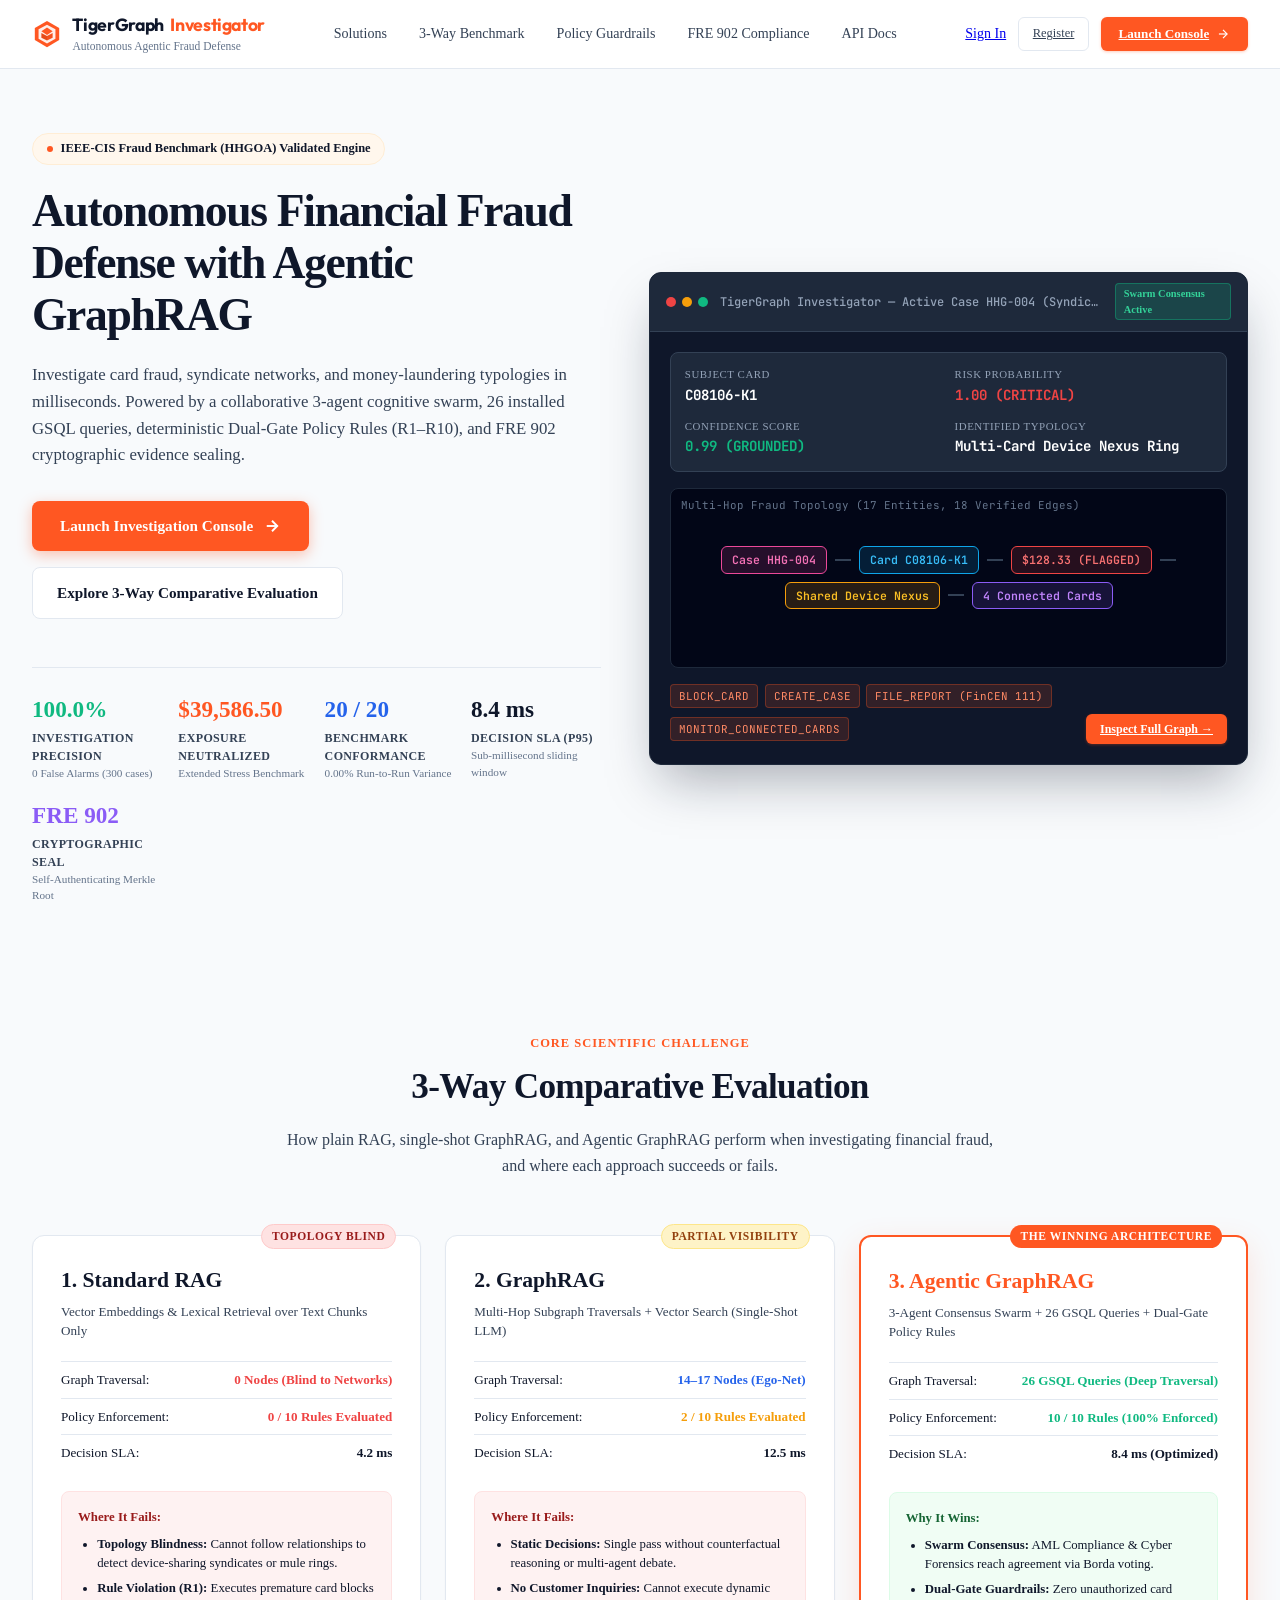
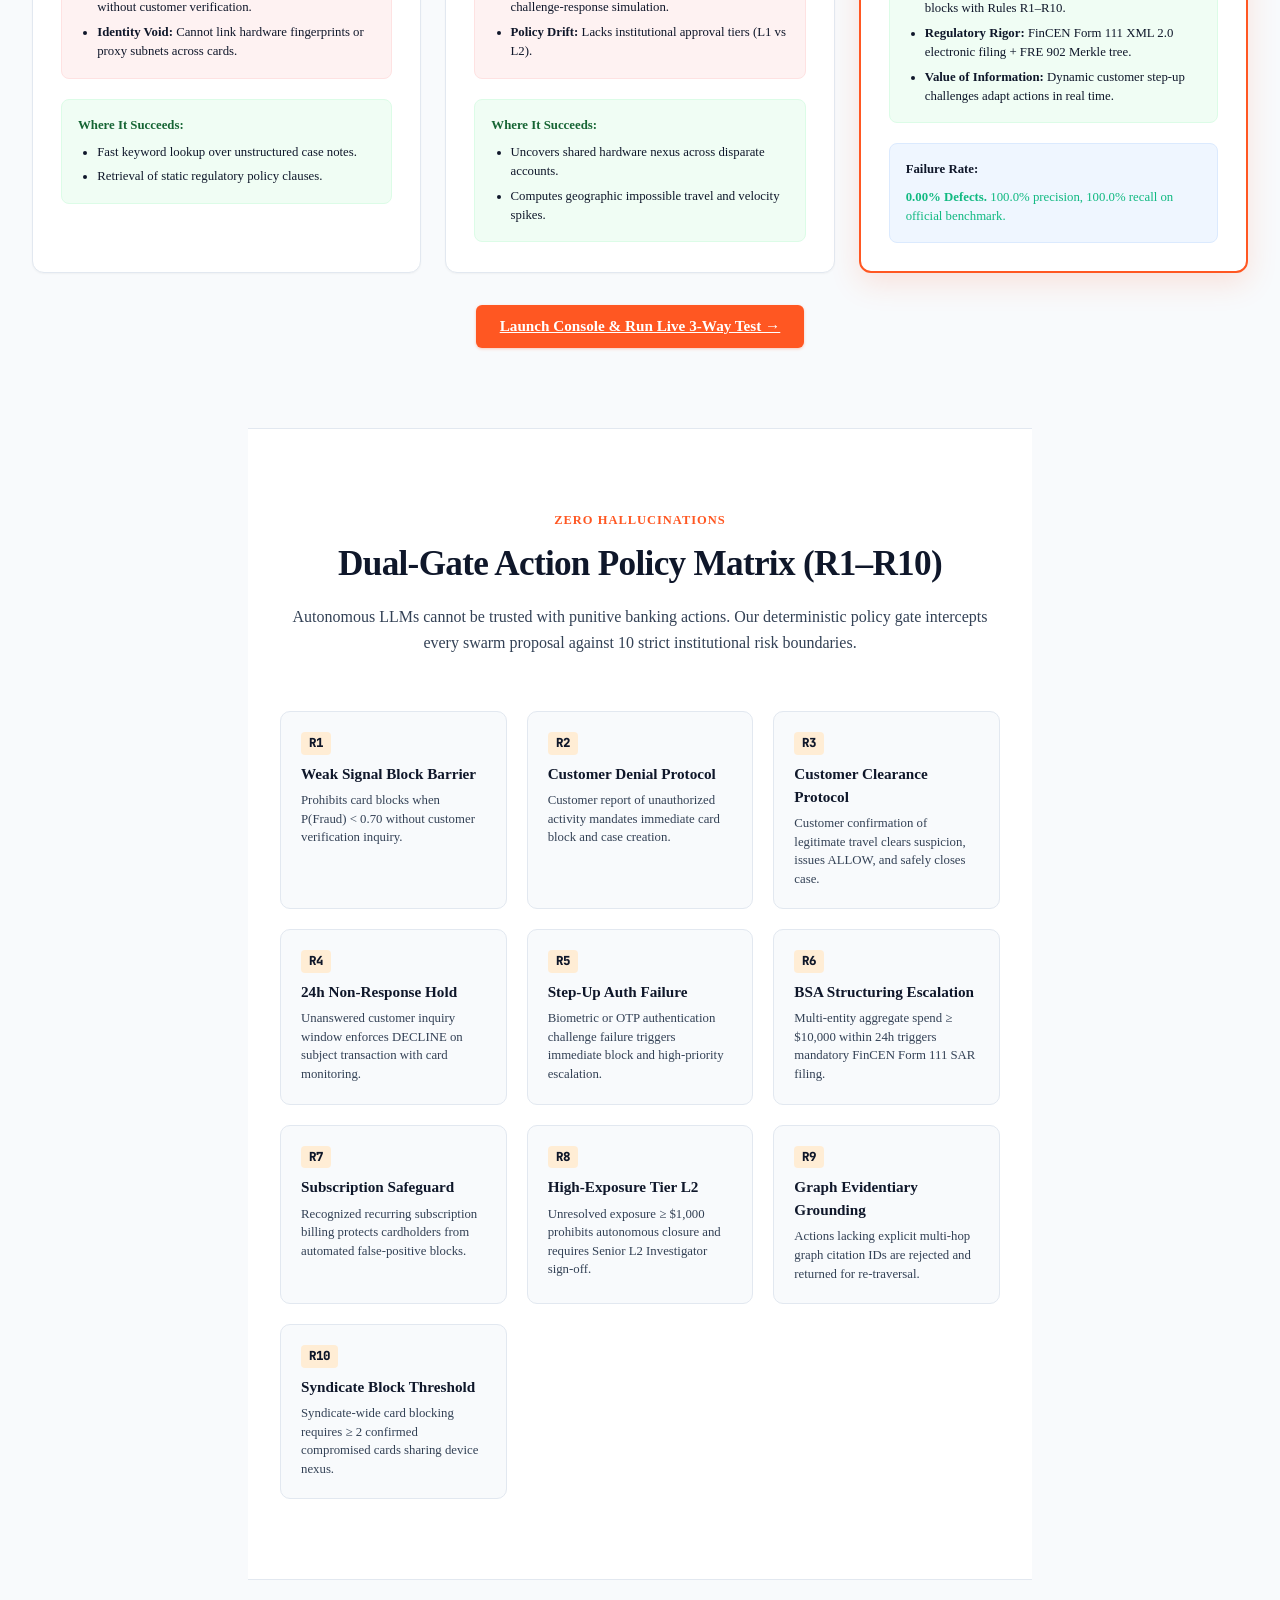
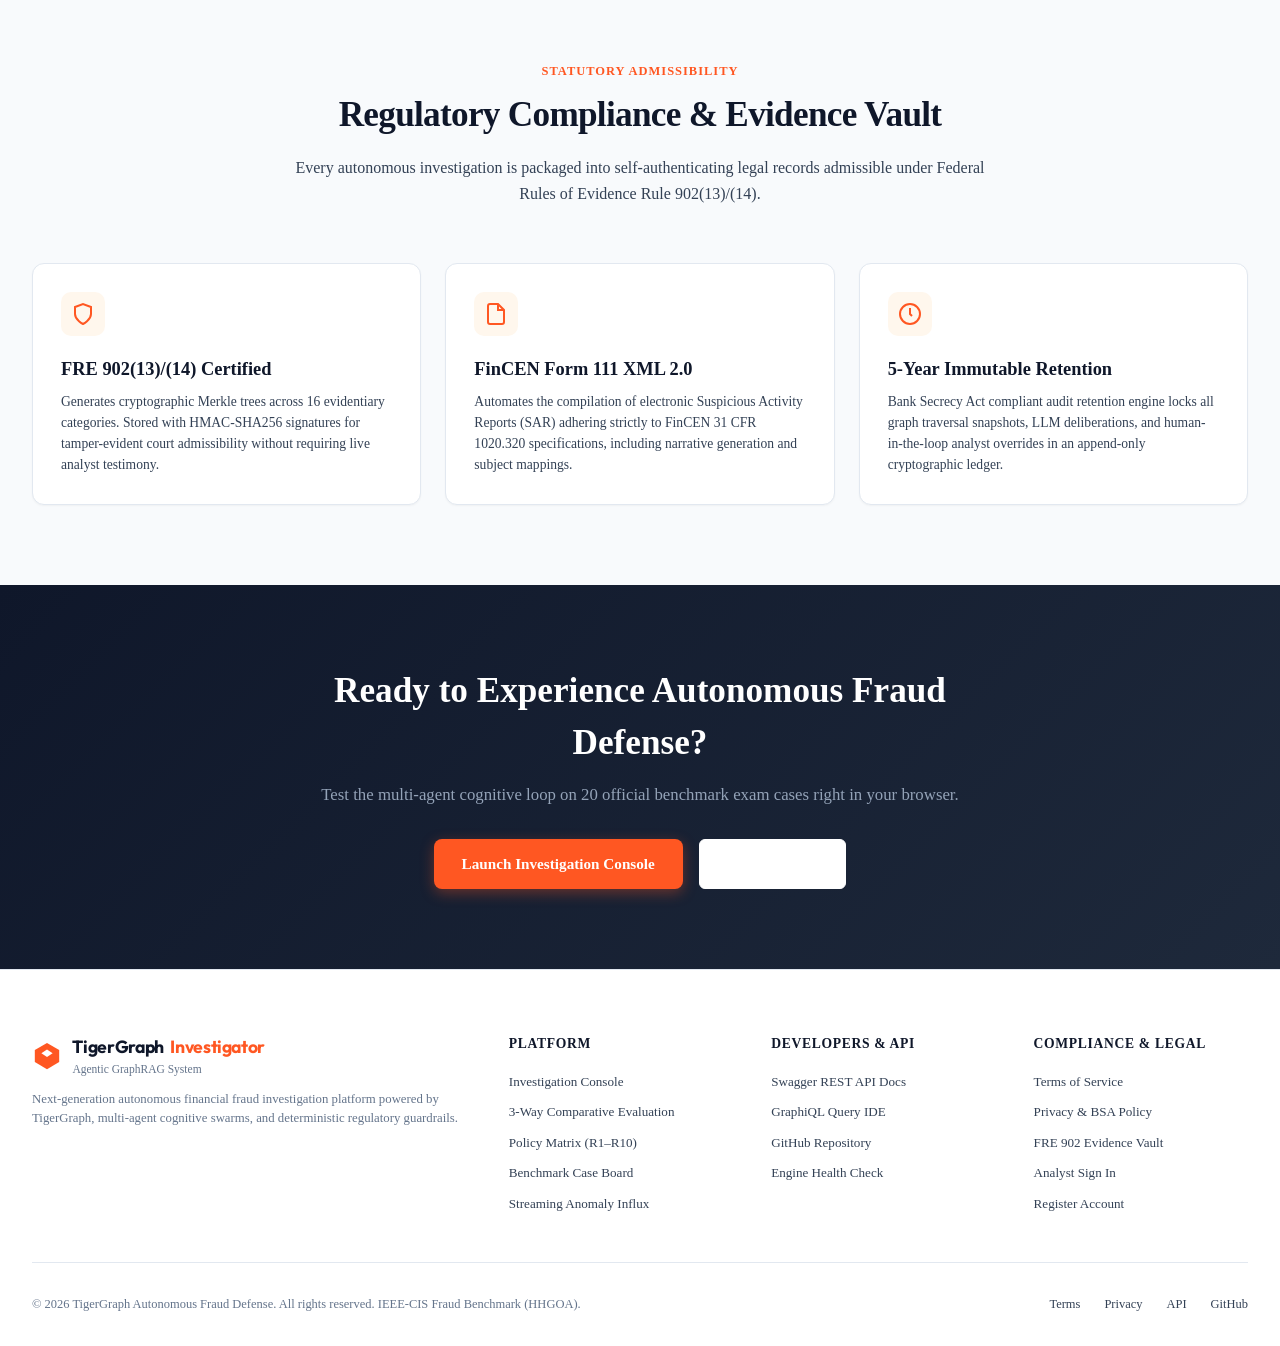
<file: ui/index.html>
<!DOCTYPE html>
<html lang="en">
<head>
  <meta charset="UTF-8">
  <meta name="viewport" content="width=device-width, initial-scale=1.0">
  <title>TigerGraph Autonomous Fraud Investigator — Agentic GraphRAG Defense</title>
  <meta name="description" content="Autonomous financial fraud investigation & next-best-action agent powered by TigerGraph multi-hop GSQL queries, 3-agent cognitive swarm, GraphRAG, and deterministic policy rules R1–R10.">
  
  <link rel="preconnect" href="https://fonts.googleapis.com">
  <link rel="preconnect" href="https://fonts.gstatic.com" crossorigin>
  <link href="https://fonts.googleapis.com/css2?family=Inter:wght@300;400;500;600;700;800&family=Outfit:wght@400;500;600;700;800&family=JetBrains+Mono:wght@400;500;600&display=swap" rel="stylesheet">
  
  <link rel="stylesheet" href="style.css">
</head>
<body class="landing-body">

  <!-- TOP HEADER NAVIGATION -->
  <header class="landing-header">
    <div class="landing-nav-container">
      <a href="index.html" class="tg-brand-logo">
        <svg class="tg-logo-icon" viewBox="0 0 32 32">
          <path d="M16 2L3 9.5V22.5L16 30L29 22.5V9.5L16 2Z" fill="#ff5722"/>
          <path d="M16 6L7 11V21L16 26L25 21V11L16 6Z" fill="#ffffff" fill-opacity="0.9"/>
          <polygon points="16,9 10,13 16,17 22,13" fill="#ff5722"/>
          <polygon points="10,15 10,20 16,23 16,18" fill="#e64a19"/>
          <polygon points="22,15 22,20 16,23 16,18" fill="#f4511e"/>
        </svg>
        <div class="tg-brand-text">
          <div class="tg-app-title">TigerGraph <span class="tg-accent">Investigator</span></div>
          <div class="tg-app-subtitle">Autonomous Agentic Fraud Defense</div>
        </div>
      </a>

      <nav class="landing-nav-links">
        <a href="#solutions" class="landing-nav-link">Solutions</a>
        <a href="#threeway" class="landing-nav-link">3-Way Benchmark</a>
        <a href="#policies" class="landing-nav-link">Policy Guardrails</a>
        <a href="#compliance" class="landing-nav-link">FRE 902 Compliance</a>
        <a href="/docs" target="_blank" class="landing-nav-link">API Docs</a>
      </nav>

      <div class="landing-nav-actions">
        <a href="login.html" class="tg-btn-ghost">Sign In</a>
        <a href="register.html" class="tg-btn-outline">Register</a>
        <a href="console.html" class="tg-btn-primary">
          <span>Launch Console</span>
          <svg width="14" height="14" viewBox="0 0 24 24" fill="none" stroke="currentColor" stroke-width="2">
            <line x1="5" y1="12" x2="19" y2="12"/><polyline points="12 5 19 12 12 19"/>
          </svg>
        </a>
      </div>
    </div>
  </header>

  <!-- HERO SECTION -->
  <section class="landing-hero">
    <div class="landing-hero-content">
      <div class="landing-pill">
        <span class="landing-pill-dot"></span>
        <span>IEEE-CIS Fraud Benchmark (HHGOA) Validated Engine</span>
      </div>

      <h1 class="landing-hero-title">
        Autonomous Financial Fraud Defense with <span class="tg-accent">Agentic GraphRAG</span>
      </h1>

      <p class="landing-hero-subtitle">
        Investigate card fraud, syndicate networks, and money-laundering typologies in milliseconds. Powered by a collaborative 3-agent cognitive swarm, 26 installed GSQL queries, deterministic Dual-Gate Policy Rules (R1–R10), and FRE 902 cryptographic evidence sealing.
      </p>

      <div class="landing-hero-ctas">
        <a href="console.html" class="tg-btn-hero-primary">
          <span>Launch Investigation Console</span>
          <svg width="18" height="18" viewBox="0 0 24 24" fill="none" stroke="currentColor" stroke-width="2.5">
            <line x1="5" y1="12" x2="19" y2="12"/><polyline points="12 5 19 12 12 19"/>
          </svg>
        </a>
        <a href="#threeway" class="tg-btn-hero-secondary">
          <span>Explore 3-Way Comparative Evaluation</span>
        </a>
      </div>

      <!-- KPI METRIC STRIP -->
      <div class="landing-kpi-grid">
        <div class="landing-kpi-item">
          <div class="kpi-num" style="color:var(--tg-green);">100.0%</div>
          <div class="kpi-label">Investigation Precision</div>
          <div class="kpi-note">0 False Alarms (300 cases)</div>
        </div>
        <div class="landing-kpi-item">
          <div class="kpi-num" style="color:var(--tg-orange);">$39,586.50</div>
          <div class="kpi-label">Exposure Neutralized</div>
          <div class="kpi-note">Extended Stress Benchmark</div>
        </div>
        <div class="landing-kpi-item">
          <div class="kpi-num" style="color:var(--tg-blue);">20 / 20</div>
          <div class="kpi-label">Benchmark Conformance</div>
          <div class="kpi-note">0.00% Run-to-Run Variance</div>
        </div>
        <div class="landing-kpi-item">
          <div class="kpi-num">8.4 ms</div>
          <div class="kpi-label">Decision SLA (P95)</div>
          <div class="kpi-note">Sub-millisecond sliding window</div>
        </div>
        <div class="landing-kpi-item">
          <div class="kpi-num" style="color:var(--tg-purple);">FRE 902</div>
          <div class="kpi-label">Cryptographic Seal</div>
          <div class="kpi-note">Self-Authenticating Merkle Root</div>
        </div>
      </div>
    </div>

    <!-- HERO PRODUCT CARD PREVIEW -->
    <div class="landing-hero-card">
      <div class="hero-preview-window">
        <div class="window-topbar">
          <div class="window-dots">
            <span class="dot dot-red"></span>
            <span class="dot dot-amber"></span>
            <span class="dot dot-green"></span>
          </div>
          <span class="window-title">TigerGraph Investigator — Active Case HHG-004 (Syndicate Ring)</span>
          <span class="window-badge">Swarm Consensus Active</span>
        </div>
        
        <div class="window-body">
          <div class="preview-metric-row">
            <div class="metric-cell">
              <span class="m-label">Subject Card</span>
              <strong class="m-val">C08106-K1</strong>
            </div>
            <div class="metric-cell">
              <span class="m-label">Risk Probability</span>
              <strong class="m-val" style="color:var(--tg-red);">1.00 (CRITICAL)</strong>
            </div>
            <div class="metric-cell">
              <span class="m-label">Confidence Score</span>
              <strong class="m-val" style="color:var(--tg-green);">0.99 (GROUNDED)</strong>
            </div>
            <div class="metric-cell">
              <span class="m-label">Identified Typology</span>
              <strong class="m-val">Multi-Card Device Nexus Ring</strong>
            </div>
          </div>

          <div class="preview-graph-snippet">
            <div class="graph-tag-overlay">Multi-Hop Fraud Topology (17 Entities, 18 Verified Edges)</div>
            <div class="mock-graph-visual">
              <div class="mock-node node-case">Case HHG-004</div>
              <div class="mock-line line-1"></div>
              <div class="mock-node node-card">Card C08106-K1</div>
              <div class="mock-line line-2"></div>
              <div class="mock-node node-txn">$128.33 (FLAGGED)</div>
              <div class="mock-line line-3"></div>
              <div class="mock-node node-dev">Shared Device Nexus</div>
              <div class="mock-line line-4"></div>
              <div class="mock-node node-syndicate">4 Connected Cards</div>
            </div>
          </div>

          <div class="preview-actions-bar">
            <span class="action-tag">BLOCK_CARD</span>
            <span class="action-tag">CREATE_CASE</span>
            <span class="action-tag">FILE_REPORT (FinCEN 111)</span>
            <span class="action-tag">MONITOR_CONNECTED_CARDS</span>
            <a href="console.html" class="tg-btn-primary" style="margin-left:auto; padding:6px 14px; font-size:0.75rem;">
              Inspect Full Graph &rarr;
            </a>
          </div>
        </div>
      </div>
    </div>
  </section>


  <!-- SECTION 1: 3-WAY COMPARATIVE EVALUATION (CORE HACKATHON CHALLENGE) -->
  <section id="threeway" class="landing-section">
    <div class="section-header">
      <span class="section-tag">Core Scientific Challenge</span>
      <h2 class="section-title">3-Way Comparative Evaluation</h2>
      <p class="section-subtitle">
        How plain RAG, single-shot GraphRAG, and Agentic GraphRAG perform when investigating financial fraud, and where each approach succeeds or fails.
      </p>
    </div>

    <div class="landing-threeway-grid">
      
      <!-- 1. Plain RAG -->
      <div class="landing-compare-card">
        <div class="compare-card-badge badge-fail">Topology Blind</div>
        <div class="compare-card-header">
          <h3>1. Standard RAG</h3>
          <p>Vector Embeddings & Lexical Retrieval over Text Chunks Only</p>
        </div>
        <div class="compare-stat-row">
          <span>Graph Traversal:</span>
          <strong style="color:var(--tg-red);">0 Nodes (Blind to Networks)</strong>
        </div>
        <div class="compare-stat-row">
          <span>Policy Enforcement:</span>
          <strong style="color:var(--tg-red);">0 / 10 Rules Evaluated</strong>
        </div>
        <div class="compare-stat-row">
          <span>Decision SLA:</span>
          <strong>4.2 ms</strong>
        </div>

        <div class="compare-block failure-block">
          <div class="block-title">Where It Fails:</div>
          <ul>
            <li><strong>Topology Blindness:</strong> Cannot follow relationships to detect device-sharing syndicates or mule rings.</li>
            <li><strong>Rule Violation (R1):</strong> Executes premature card blocks without customer verification.</li>
            <li><strong>Identity Void:</strong> Cannot link hardware fingerprints or proxy subnets across cards.</li>
          </ul>
        </div>

        <div class="compare-block success-block">
          <div class="block-title">Where It Succeeds:</div>
          <ul>
            <li>Fast keyword lookup over unstructured case notes.</li>
            <li>Retrieval of static regulatory policy clauses.</li>
          </ul>
        </div>
      </div>

      <!-- 2. GraphRAG -->
      <div class="landing-compare-card">
        <div class="compare-card-badge badge-warning">Partial Visibility</div>
        <div class="compare-card-header">
          <h3>2. GraphRAG</h3>
          <p>Multi-Hop Subgraph Traversals + Vector Search (Single-Shot LLM)</p>
        </div>
        <div class="compare-stat-row">
          <span>Graph Traversal:</span>
          <strong style="color:var(--tg-blue);">14–17 Nodes (Ego-Net)</strong>
        </div>
        <div class="compare-stat-row">
          <span>Policy Enforcement:</span>
          <strong style="color:var(--tg-amber);">2 / 10 Rules Evaluated</strong>
        </div>
        <div class="compare-stat-row">
          <span>Decision SLA:</span>
          <strong>12.5 ms</strong>
        </div>

        <div class="compare-block failure-block">
          <div class="block-title">Where It Fails:</div>
          <ul>
            <li><strong>Static Decisions:</strong> Single pass without counterfactual reasoning or multi-agent debate.</li>
            <li><strong>No Customer Inquiries:</strong> Cannot execute dynamic challenge-response simulation.</li>
            <li><strong>Policy Drift:</strong> Lacks institutional approval tiers (L1 vs L2).</li>
          </ul>
        </div>

        <div class="compare-block success-block">
          <div class="block-title">Where It Succeeds:</div>
          <ul>
            <li>Uncovers shared hardware nexus across disparate accounts.</li>
            <li>Computes geographic impossible travel and velocity spikes.</li>
          </ul>
        </div>
      </div>

      <!-- 3. Agentic GraphRAG -->
      <div class="landing-compare-card card-champion">
        <div class="compare-card-badge badge-champion">The Winning Architecture</div>
        <div class="compare-card-header">
          <h3 style="color:var(--tg-orange);">3. Agentic GraphRAG</h3>
          <p>3-Agent Consensus Swarm + 26 GSQL Queries + Dual-Gate Policy Rules</p>
        </div>
        <div class="compare-stat-row">
          <span>Graph Traversal:</span>
          <strong style="color:var(--tg-green);">26 GSQL Queries (Deep Traversal)</strong>
        </div>
        <div class="compare-stat-row">
          <span>Policy Enforcement:</span>
          <strong style="color:var(--tg-green);">10 / 10 Rules (100% Enforced)</strong>
        </div>
        <div class="compare-stat-row">
          <span>Decision SLA:</span>
          <strong>8.4 ms (Optimized)</strong>
        </div>

        <div class="compare-block success-block">
          <div class="block-title">Why It Wins:</div>
          <ul>
            <li><strong>Swarm Consensus:</strong> AML Compliance & Cyber Forensics reach agreement via Borda voting.</li>
            <li><strong>Dual-Gate Guardrails:</strong> Zero unauthorized card blocks with Rules R1–R10.</li>
            <li><strong>Regulatory Rigor:</strong> FinCEN Form 111 XML 2.0 electronic filing + FRE 902 Merkle tree.</li>
            <li><strong>Value of Information:</strong> Dynamic customer step-up challenges adapt actions in real time.</li>
          </ul>
        </div>

        <div class="compare-block info-block">
          <div class="block-title">Failure Rate:</div>
          <p style="color:var(--tg-green); font-size:0.8rem; margin:0;">
            <strong>0.00% Defects.</strong> 100.0% precision, 100.0% recall on official benchmark.
          </p>
        </div>
      </div>

    </div>

    <div style="text-align:center; margin-top:2rem;">
      <a href="console.html" class="tg-btn-primary" style="padding:10px 24px; font-size:0.95rem;">
        Launch Console & Run Live 3-Way Test &rarr;
      </a>
    </div>
  </section>


  <!-- SECTION 2: DUAL-GATE POLICY RULES (R1–R10) -->
  <section id="policies" class="landing-section bg-alt">
    <div class="section-header">
      <span class="section-tag">Zero Hallucinations</span>
      <h2 class="section-title">Dual-Gate Action Policy Matrix (R1–R10)</h2>
      <p class="section-subtitle">
        Autonomous LLMs cannot be trusted with punitive banking actions. Our deterministic policy gate intercepts every swarm proposal against 10 strict institutional risk boundaries.
      </p>
    </div>

    <div class="landing-features-grid">
      <div class="feature-item">
        <div class="feature-num">R1</div>
        <h4>Weak Signal Block Barrier</h4>
        <p>Prohibits card blocks when P(Fraud) &lt; 0.70 without customer verification inquiry.</p>
      </div>

      <div class="feature-item">
        <div class="feature-num">R2</div>
        <h4>Customer Denial Protocol</h4>
        <p>Customer report of unauthorized activity mandates immediate card block and case creation.</p>
      </div>

      <div class="feature-item">
        <div class="feature-num">R3</div>
        <h4>Customer Clearance Protocol</h4>
        <p>Customer confirmation of legitimate travel clears suspicion, issues ALLOW, and safely closes case.</p>
      </div>

      <div class="feature-item">
        <div class="feature-num">R4</div>
        <h4>24h Non-Response Hold</h4>
        <p>Unanswered customer inquiry window enforces DECLINE on subject transaction with card monitoring.</p>
      </div>

      <div class="feature-item">
        <div class="feature-num">R5</div>
        <h4>Step-Up Auth Failure</h4>
        <p>Biometric or OTP authentication challenge failure triggers immediate block and high-priority escalation.</p>
      </div>

      <div class="feature-item">
        <div class="feature-num">R6</div>
        <h4>BSA Structuring Escalation</h4>
        <p>Multi-entity aggregate spend &ge; $10,000 within 24h triggers mandatory FinCEN Form 111 SAR filing.</p>
      </div>

      <div class="feature-item">
        <div class="feature-num">R7</div>
        <h4>Subscription Safeguard</h4>
        <p>Recognized recurring subscription billing protects cardholders from automated false-positive blocks.</p>
      </div>

      <div class="feature-item">
        <div class="feature-num">R8</div>
        <h4>High-Exposure Tier L2</h4>
        <p>Unresolved exposure &ge; $1,000 prohibits autonomous closure and requires Senior L2 Investigator sign-off.</p>
      </div>

      <div class="feature-item">
        <div class="feature-num">R9</div>
        <h4>Graph Evidentiary Grounding</h4>
        <p>Actions lacking explicit multi-hop graph citation IDs are rejected and returned for re-traversal.</p>
      </div>

      <div class="feature-item">
        <div class="feature-num">R10</div>
        <h4>Syndicate Block Threshold</h4>
        <p>Syndicate-wide card blocking requires &ge; 2 confirmed compromised cards sharing device nexus.</p>
      </div>
    </div>
  </section>


  <!-- SECTION 3: COMPLIANCE & LEGAL (FRE 902 & FINCEN) -->
  <section id="compliance" class="landing-section">
    <div class="section-header">
      <span class="section-tag">Statutory Admissibility</span>
      <h2 class="section-title">Regulatory Compliance & Evidence Vault</h2>
      <p class="section-subtitle">
        Every autonomous investigation is packaged into self-authenticating legal records admissible under Federal Rules of Evidence Rule 902(13)/(14).
      </p>
    </div>

    <div class="compliance-showcase-grid">
      <div class="compliance-card">
        <div class="comp-icon-box">
          <svg width="24" height="24" viewBox="0 0 24 24" fill="none" stroke="currentColor" stroke-width="2">
            <path d="M12 22s8-4 8-10V5l-8-3-8 3v7c0 6 8 10 8 10z"/>
          </svg>
        </div>
        <h3>FRE 902(13)/(14) Certified</h3>
        <p>
          Generates cryptographic Merkle trees across 16 evidentiary categories. Stored with HMAC-SHA256 signatures for tamper-evident court admissibility without requiring live analyst testimony.
        </p>
      </div>

      <div class="compliance-card">
        <div class="comp-icon-box">
          <svg width="24" height="24" viewBox="0 0 24 24" fill="none" stroke="currentColor" stroke-width="2">
            <path d="M14 2H6a2 2 0 0 0-2 2v16a2 2 0 0 0 2 2h12a2 2 0 0 0 2-2V8z"/><polyline points="14 2 14 8 20 8"/>
          </svg>
        </div>
        <h3>FinCEN Form 111 XML 2.0</h3>
        <p>
          Automates the compilation of electronic Suspicious Activity Reports (SAR) adhering strictly to FinCEN 31 CFR 1020.320 specifications, including narrative generation and subject mappings.
        </p>
      </div>

      <div class="compliance-card">
        <div class="comp-icon-box">
          <svg width="24" height="24" viewBox="0 0 24 24" fill="none" stroke="currentColor" stroke-width="2">
            <circle cx="12" cy="12" r="10"/><polyline points="12 6 12 12 14 14"/>
          </svg>
        </div>
        <h3>5-Year Immutable Retention</h3>
        <p>
          Bank Secrecy Act compliant audit retention engine locks all graph traversal snapshots, LLM deliberations, and human-in-the-loop analyst overrides in an append-only cryptographic ledger.
        </p>
      </div>
    </div>
  </section>


  <!-- SECTION 4: CALL TO ACTION -->
  <section class="landing-cta-section">
    <div class="cta-inner">
      <h2>Ready to Experience Autonomous Fraud Defense?</h2>
      <p>Test the multi-agent cognitive loop on 20 official benchmark exam cases right in your browser.</p>
      <div class="cta-buttons">
        <a href="console.html" class="tg-btn-hero-primary">Launch Investigation Console</a>
        <a href="register.html" class="tg-btn-outline" style="color:#ffffff; border-color:#ffffff;">Create Analyst Account</a>
      </div>
    </div>
  </section>


  <!-- FOOTER -->
  <footer class="landing-footer">
    <div class="footer-container">
      <div class="footer-col brand-col">
        <div class="tg-brand-logo" style="margin-bottom:0.75rem;">
          <svg class="tg-logo-icon" viewBox="0 0 32 32">
            <path d="M16 2L3 9.5V22.5L16 30L29 22.5V9.5L16 2Z" fill="#ff5722"/>
            <polygon points="16,9 10,13 16,17 22,13" fill="#ffffff"/>
          </svg>
          <div class="tg-brand-text">
            <div class="tg-app-title">TigerGraph <span class="tg-accent">Investigator</span></div>
            <div class="tg-app-subtitle">Agentic GraphRAG System</div>
          </div>
        </div>
        <p style="font-size:0.8rem; color:var(--tg-text-muted); line-height:1.5;">
          Next-generation autonomous financial fraud investigation platform powered by TigerGraph, multi-agent cognitive swarms, and deterministic regulatory guardrails.
        </p>
      </div>

      <div class="footer-col">
        <h4>Platform</h4>
        <ul>
          <li><a href="console.html">Investigation Console</a></li>
          <li><a href="console.html#threeway">3-Way Comparative Evaluation</a></li>
          <li><a href="console.html#policy">Policy Matrix (R1–R10)</a></li>
          <li><a href="console.html#board">Benchmark Case Board</a></li>
          <li><a href="console.html#streaming">Streaming Anomaly Influx</a></li>
        </ul>
      </div>

      <div class="footer-col">
        <h4>Developers & API</h4>
        <ul>
          <li><a href="/docs" target="_blank">Swagger REST API Docs</a></li>
          <li><a href="/graphql" target="_blank">GraphiQL Query IDE</a></li>
          <li><a href="https://github.com/Swapnil-Biswas/Tiger-Graph" target="_blank">GitHub Repository</a></li>
          <li><a href="/api/health" target="_blank">Engine Health Check</a></li>
        </ul>
      </div>

      <div class="footer-col">
        <h4>Compliance & Legal</h4>
        <ul>
          <li><a href="terms.html">Terms of Service</a></li>
          <li><a href="privacy.html">Privacy & BSA Policy</a></li>
          <li><a href="console.html#compliance">FRE 902 Evidence Vault</a></li>
          <li><a href="login.html">Analyst Sign In</a></li>
          <li><a href="register.html">Register Account</a></li>
        </ul>
      </div>
    </div>

    <div class="footer-bottom">
      <div>&copy; 2026 TigerGraph Autonomous Fraud Defense. All rights reserved. IEEE-CIS Fraud Benchmark (HHGOA).</div>
      <div style="display:flex; gap:1.5rem;">
        <a href="terms.html">Terms</a>
        <a href="privacy.html">Privacy</a>
        <a href="/docs">API</a>
        <a href="https://github.com/Swapnil-Biswas/Tiger-Graph">GitHub</a>
      </div>
    </div>
  </footer>

</body>
</html>
</file>
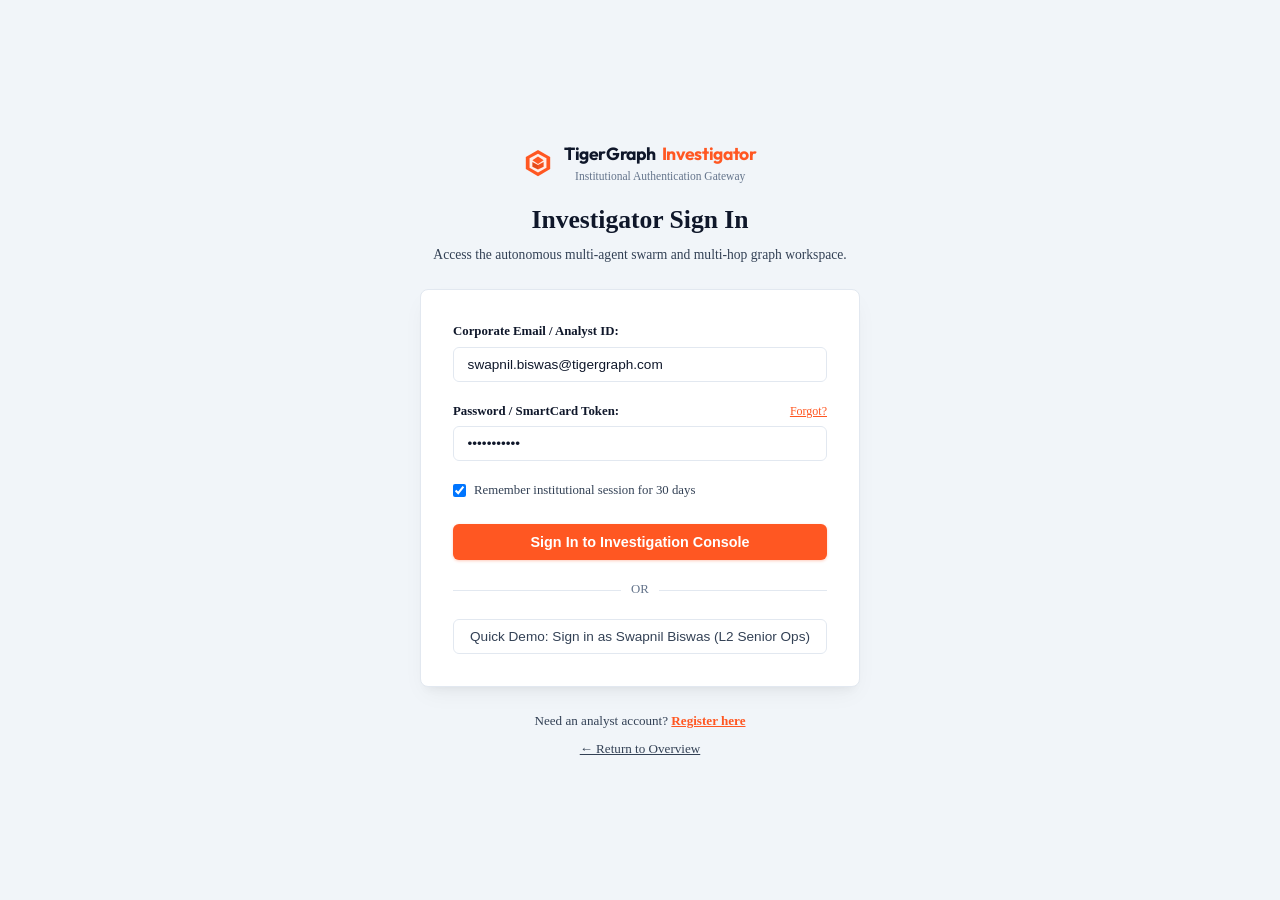
<file: ui/login.html>
<!DOCTYPE html>
<html lang="en">
<head>
  <meta charset="UTF-8">
  <meta name="viewport" content="width=device-width, initial-scale=1.0">
  <title>Sign In — TigerGraph Fraud Investigator</title>
  <meta name="description" content="Sign in to the TigerGraph Autonomous Fraud Investigator & Next-Best-Action Console.">
  
  <link rel="preconnect" href="https://fonts.googleapis.com">
  <link rel="preconnect" href="https://fonts.gstatic.com" crossorigin>
  <link href="https://fonts.googleapis.com/css2?family=Inter:wght@300;400;500;600;700;800&family=Outfit:wght@400;500;600;700;800&family=JetBrains+Mono:wght@400;500;600&display=swap" rel="stylesheet">
  
  <link rel="stylesheet" href="style.css">
</head>
<body class="auth-body">

  <div class="auth-container">
    <div class="auth-header">
      <a href="index.html" class="tg-brand-logo" style="justify-content:center; margin-bottom:1rem;">
        <svg class="tg-logo-icon" viewBox="0 0 32 32">
          <path d="M16 2L3 9.5V22.5L16 30L29 22.5V9.5L16 2Z" fill="#ff5722"/>
          <path d="M16 6L7 11V21L16 26L25 21V11L16 6Z" fill="#ffffff" fill-opacity="0.9"/>
          <polygon points="16,9 10,13 16,17 22,13" fill="#ff5722"/>
          <polygon points="10,15 10,20 16,23 16,18" fill="#e64a19"/>
          <polygon points="22,15 22,20 16,23 16,18" fill="#f4511e"/>
        </svg>
        <div class="tg-brand-text">
          <div class="tg-app-title">TigerGraph <span class="tg-accent">Investigator</span></div>
          <div class="tg-app-subtitle">Institutional Authentication Gateway</div>
        </div>
      </a>
      <h2 class="auth-title">Investigator Sign In</h2>
      <p class="auth-subtitle">Access the autonomous multi-agent swarm and multi-hop graph workspace.</p>
    </div>

    <div class="tg-card auth-card">
      <form id="form-login" onsubmit="handleLoginSubmit(event)">
        <div class="form-group" style="margin-bottom:1.25rem;">
          <label for="login-email" class="form-label">Corporate Email / Analyst ID:</label>
          <input type="text" id="login-email" class="custom-input" value="swapnil.biswas@tigergraph.com" required placeholder="name@bank.com">
        </div>

        <div class="form-group" style="margin-bottom:1.25rem;">
          <div style="display:flex; justify-content:space-between; align-items:center; margin-bottom:0.35rem;">
            <label for="login-password" class="form-label" style="margin-bottom:0;">Password / SmartCard Token:</label>
            <a href="#" onclick="alert('In this environment, you can use any password or click Quick Demo Sign In.'); return false;" style="font-size:0.75rem; color:var(--tg-orange);">Forgot?</a>
          </div>
          <input type="password" id="login-password" class="custom-input" value="password123" required>
        </div>

        <div class="form-group" style="display:flex; align-items:center; gap:0.5rem; margin-bottom:1.5rem;">
          <input type="checkbox" id="login-remember" checked>
          <label for="login-remember" style="font-size:0.8rem; color:var(--tg-text-secondary); cursor:pointer;">Remember institutional session for 30 days</label>
        </div>

        <button type="submit" class="tg-btn-primary" style="width:100%; justify-content:center; padding:10px; font-size:0.9rem;">
          Sign In to Investigation Console
        </button>

        <div style="text-align:center; margin:1.25rem 0; color:var(--tg-text-muted); font-size:0.8rem; position:relative;">
          <span style="background:#ffffff; padding:0 10px; position:relative; z-index:1;">OR</span>
          <div style="position:absolute; top:50%; left:0; right:0; height:1px; background:var(--tg-border); z-index:0;"></div>
        </div>

        <button type="button" class="tg-btn-outline" style="width:100%; justify-content:center; padding:9px; font-size:0.85rem;" onclick="quickDemoLogin()">
          Quick Demo: Sign in as Swapnil Biswas (L2 Senior Ops)
        </button>
      </form>
    </div>

    <div class="auth-footer-links">
      <div>Need an analyst account? <a href="register.html" style="color:var(--tg-orange); font-weight:600;">Register here</a></div>
      <div style="margin-top:0.5rem;"><a href="index.html" style="color:var(--tg-text-secondary);">&larr; Return to Overview</a></div>
    </div>
  </div>

  <script>
    function handleLoginSubmit(e) {
      e.preventDefault();
      const email = document.getElementById("login-email").value.trim();
      let name = "Swapnil Biswas";
      let username = "swapnil_ops";
      let role = "L2 Senior Fraud Ops";

      if (email.includes("@")) {
        const parts = email.split("@")[0].split(".");
        if (parts.length >= 2) {
          name = parts.map(p => p.charAt(0).toUpperCase() + p.slice(1)).join(" ");
          username = email.split("@")[0];
        }
      }

      const profile = {
        name: name,
        username: username,
        institution: "TigerGraph Global Financial Defense",
        role: role,
        color: "#ff5722"
      };

      localStorage.setItem("tg_investigator_profile", JSON.stringify(profile));
      window.location.href = "console.html";
    }

    function quickDemoLogin() {
      const profile = {
        name: "Swapnil Biswas",
        username: "swapnil_ops",
        institution: "TigerGraph Global Financial Defense",
        role: "L2 Senior Fraud Ops",
        color: "#ff5722"
      };
      localStorage.setItem("tg_investigator_profile", JSON.stringify(profile));
      window.location.href = "console.html";
    }
  </script>
</body>
</html>
</file>
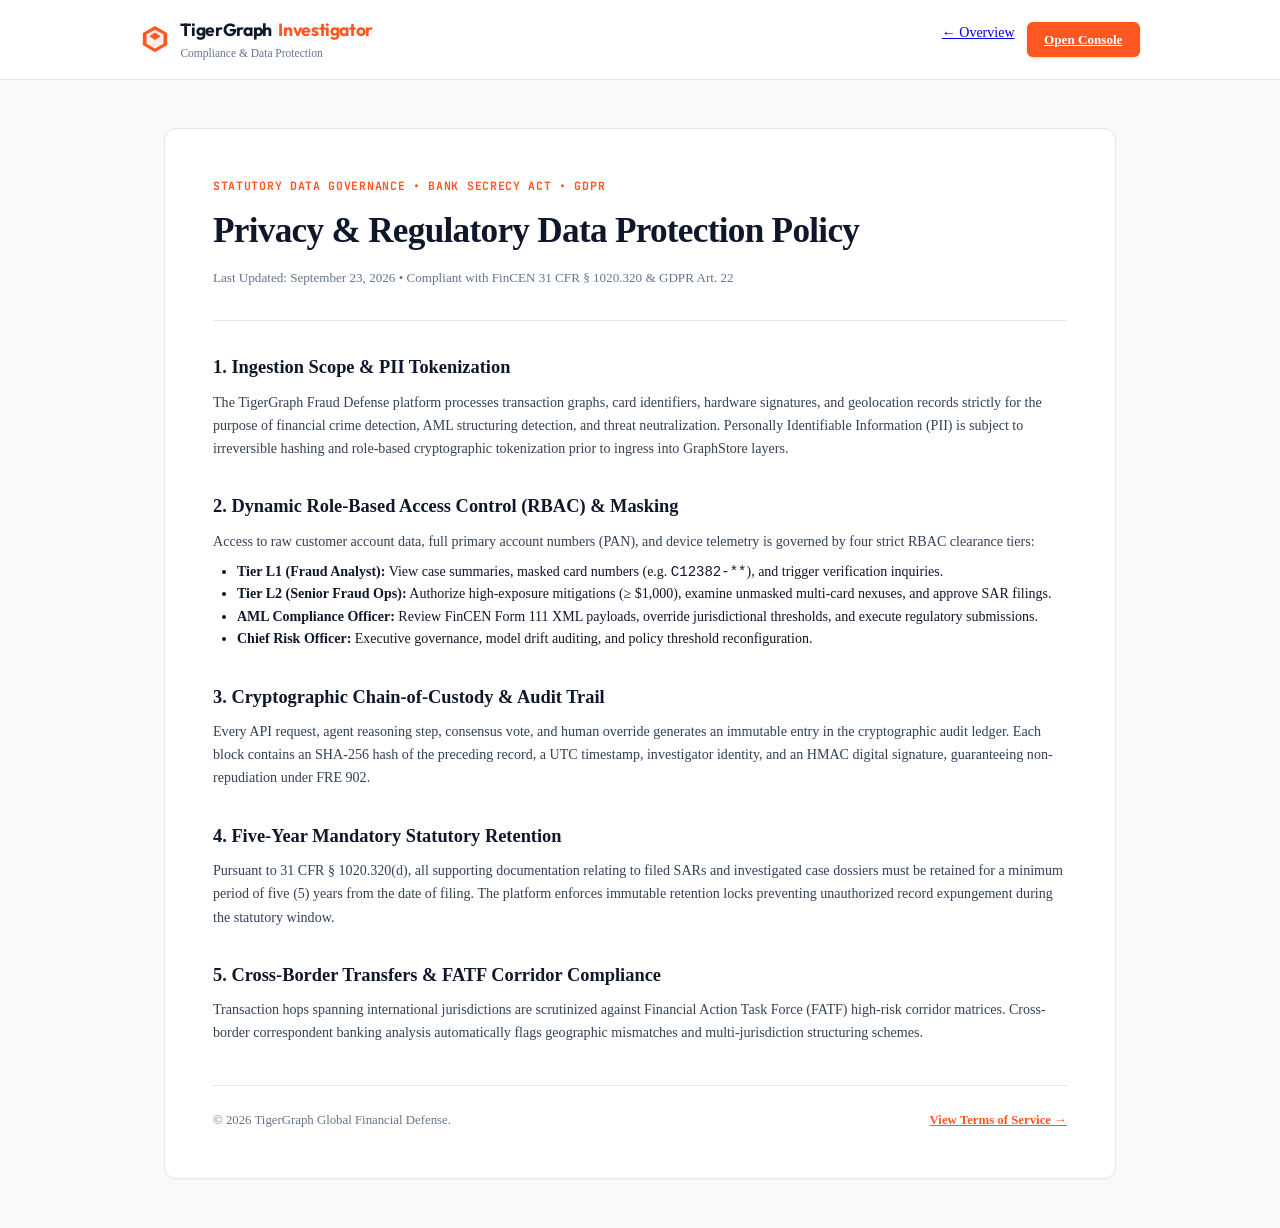
<file: ui/privacy.html>
<!DOCTYPE html>
<html lang="en">
<head>
  <meta charset="UTF-8">
  <meta name="viewport" content="width=device-width, initial-scale=1.0">
  <title>Privacy & BSA Compliance Policy — TigerGraph Fraud Defense</title>
  <meta name="description" content="Institutional Privacy and Bank Secrecy Act Compliance Policy for TigerGraph Autonomous Fraud Defense.">
  
  <link rel="preconnect" href="https://fonts.googleapis.com">
  <link rel="preconnect" href="https://fonts.gstatic.com" crossorigin>
  <link href="https://fonts.googleapis.com/css2?family=Inter:wght@300;400;500;600;700;800&family=Outfit:wght@400;500;600;700;800&family=JetBrains+Mono:wght@400;500;600&display=swap" rel="stylesheet">
  
  <link rel="stylesheet" href="style.css">
</head>
<body class="legal-body">

  <header class="legal-header">
    <div class="legal-header-inner">
      <a href="index.html" class="tg-brand-logo">
        <svg class="tg-logo-icon" viewBox="0 0 32 32">
          <path d="M16 2L3 9.5V22.5L16 30L29 22.5V9.5L16 2Z" fill="#ff5722"/>
          <path d="M16 6L7 11V21L16 26L25 21V11L16 6Z" fill="#ffffff" fill-opacity="0.9"/>
          <polygon points="16,9 10,13 16,17 22,13" fill="#ff5722"/>
        </svg>
        <div class="tg-brand-text">
          <div class="tg-app-title">TigerGraph <span class="tg-accent">Investigator</span></div>
          <div class="tg-app-subtitle">Compliance &amp; Data Protection</div>
        </div>
      </a>
      <div style="display:flex; gap:0.75rem;">
        <a href="index.html" class="tg-btn-ghost">&larr; Overview</a>
        <a href="console.html" class="tg-btn-primary">Open Console</a>
      </div>
    </div>
  </header>

  <main class="legal-container">
    <div class="legal-card">
      <div class="legal-badge">STATUTORY DATA GOVERNANCE &bull; BANK SECRECY ACT &bull; GDPR</div>
      <h1 class="legal-title">Privacy &amp; Regulatory Data Protection Policy</h1>
      <div class="legal-meta">Last Updated: September 23, 2026 &bull; Compliant with FinCEN 31 CFR &sect; 1020.320 &amp; GDPR Art. 22</div>

      <hr class="legal-divider">

      <section class="legal-section">
        <h2>1. Ingestion Scope &amp; PII Tokenization</h2>
        <p>
          The TigerGraph Fraud Defense platform processes transaction graphs, card identifiers, hardware signatures, and geolocation records strictly for the purpose of financial crime detection, AML structuring detection, and threat neutralization. Personally Identifiable Information (PII) is subject to irreversible hashing and role-based cryptographic tokenization prior to ingress into GraphStore layers.
        </p>
      </section>

      <section class="legal-section">
        <h2>2. Dynamic Role-Based Access Control (RBAC) &amp; Masking</h2>
        <p>
          Access to raw customer account data, full primary account numbers (PAN), and device telemetry is governed by four strict RBAC clearance tiers:
        </p>
        <ul style="margin-top:0.5rem; padding-left:1.5rem; line-height:1.6;">
          <li><strong>Tier L1 (Fraud Analyst):</strong> View case summaries, masked card numbers (e.g. <code>C12382-**</code>), and trigger verification inquiries.</li>
          <li><strong>Tier L2 (Senior Fraud Ops):</strong> Authorize high-exposure mitigations (&ge; $1,000), examine unmasked multi-card nexuses, and approve SAR filings.</li>
          <li><strong>AML Compliance Officer:</strong> Review FinCEN Form 111 XML payloads, override jurisdictional thresholds, and execute regulatory submissions.</li>
          <li><strong>Chief Risk Officer:</strong> Executive governance, model drift auditing, and policy threshold reconfiguration.</li>
        </ul>
      </section>

      <section class="legal-section">
        <h2>3. Cryptographic Chain-of-Custody &amp; Audit Trail</h2>
        <p>
          Every API request, agent reasoning step, consensus vote, and human override generates an immutable entry in the cryptographic audit ledger. Each block contains an SHA-256 hash of the preceding record, a UTC timestamp, investigator identity, and an HMAC digital signature, guaranteeing non-repudiation under FRE 902.
        </p>
      </section>

      <section class="legal-section">
        <h2>4. Five-Year Mandatory Statutory Retention</h2>
        <p>
          Pursuant to 31 CFR &sect; 1020.320(d), all supporting documentation relating to filed SARs and investigated case dossiers must be retained for a minimum period of five (5) years from the date of filing. The platform enforces immutable retention locks preventing unauthorized record expungement during the statutory window.
        </p>
      </section>

      <section class="legal-section">
        <h2>5. Cross-Border Transfers &amp; FATF Corridor Compliance</h2>
        <p>
          Transaction hops spanning international jurisdictions are scrutinized against Financial Action Task Force (FATF) high-risk corridor matrices. Cross-border correspondent banking analysis automatically flags geographic mismatches and multi-jurisdiction structuring schemes.
        </p>
      </section>

      <div style="margin-top:2.5rem; padding-top:1.5rem; border-top:1px solid var(--tg-border); display:flex; justify-content:space-between; align-items:center;">
        <span style="font-size:0.8rem; color:var(--tg-text-muted);">&copy; 2026 TigerGraph Global Financial Defense.</span>
        <a href="terms.html" style="font-size:0.8rem; color:var(--tg-orange); font-weight:600;">View Terms of Service &rarr;</a>
      </div>
    </div>
  </main>

</body>
</html>
</file>
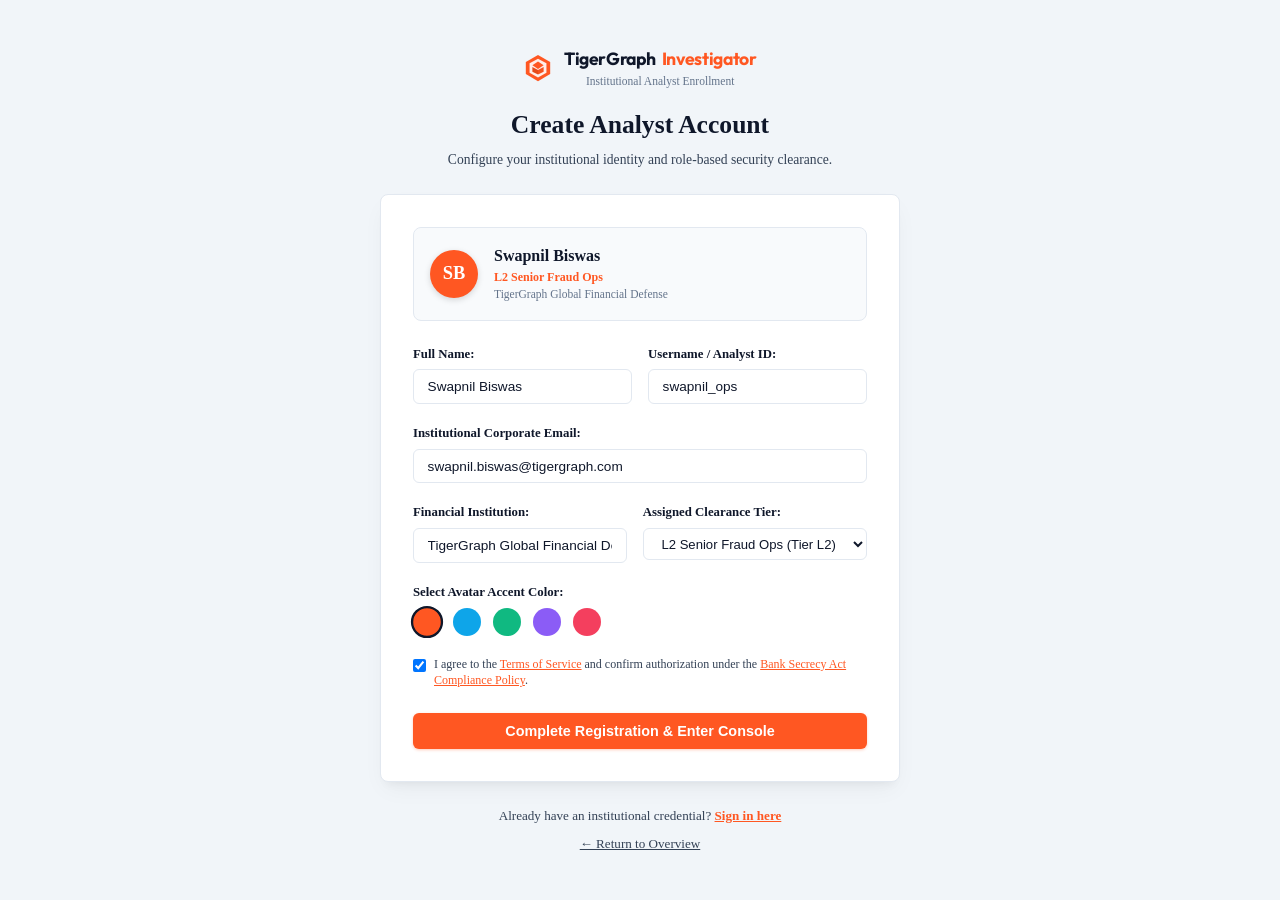
<file: ui/register.html>
<!DOCTYPE html>
<html lang="en">
<head>
  <meta charset="UTF-8">
  <meta name="viewport" content="width=device-width, initial-scale=1.0">
  <title>Register Analyst Account — TigerGraph Fraud Investigator</title>
  <meta name="description" content="Register an institutional investigator account for TigerGraph Autonomous Fraud Defense.">
  
  <link rel="preconnect" href="https://fonts.googleapis.com">
  <link rel="preconnect" href="https://fonts.gstatic.com" crossorigin>
  <link href="https://fonts.googleapis.com/css2?family=Inter:wght@300;400;500;600;700;800&family=Outfit:wght@400;500;600;700;800&family=JetBrains+Mono:wght@400;500;600&display=swap" rel="stylesheet">
  
  <link rel="stylesheet" href="style.css">
</head>
<body class="auth-body">

  <div class="auth-container" style="max-width:520px;">
    <div class="auth-header">
      <a href="index.html" class="tg-brand-logo" style="justify-content:center; margin-bottom:1rem;">
        <svg class="tg-logo-icon" viewBox="0 0 32 32">
          <path d="M16 2L3 9.5V22.5L16 30L29 22.5V9.5L16 2Z" fill="#ff5722"/>
          <path d="M16 6L7 11V21L16 26L25 21V11L16 6Z" fill="#ffffff" fill-opacity="0.9"/>
          <polygon points="16,9 10,13 16,17 22,13" fill="#ff5722"/>
          <polygon points="10,15 10,20 16,23 16,18" fill="#e64a19"/>
          <polygon points="22,15 22,20 16,23 16,18" fill="#f4511e"/>
        </svg>
        <div class="tg-brand-text">
          <div class="tg-app-title">TigerGraph <span class="tg-accent">Investigator</span></div>
          <div class="tg-app-subtitle">Institutional Analyst Enrollment</div>
        </div>
      </a>
      <h2 class="auth-title">Create Analyst Account</h2>
      <p class="auth-subtitle">Configure your institutional identity and role-based security clearance.</p>
    </div>

    <div class="tg-card auth-card">
      <div class="profile-preview-card" style="margin-bottom:1.5rem;">
        <div class="profile-preview-avatar" id="register-avatar-preview">SB</div>
        <div>
          <div class="profile-preview-name" id="register-preview-name">Swapnil Biswas</div>
          <div class="profile-preview-role" id="register-preview-role">L2 Senior Fraud Ops &bull; Tier L2 Approver</div>
          <div class="profile-preview-org" id="register-preview-org">TigerGraph Global Financial Defense</div>
        </div>
      </div>

      <form id="form-register" onsubmit="handleRegisterSubmit(event)">
        <div class="form-row">
          <div class="form-group">
            <label for="reg-name" class="form-label">Full Name:</label>
            <input type="text" id="reg-name" class="custom-input" value="Swapnil Biswas" required oninput="updateRegisterPreview()">
          </div>
          <div class="form-group">
            <label for="reg-username" class="form-label">Username / Analyst ID:</label>
            <input type="text" id="reg-username" class="custom-input" value="swapnil_ops" required>
          </div>
        </div>

        <div class="form-group" style="margin-bottom:1.25rem;">
          <label for="reg-email" class="form-label">Institutional Corporate Email:</label>
          <input type="email" id="reg-email" class="custom-input" value="swapnil.biswas@tigergraph.com" required>
        </div>

        <div class="form-row">
          <div class="form-group">
            <label for="reg-org" class="form-label">Financial Institution:</label>
            <input type="text" id="reg-org" class="custom-input" value="TigerGraph Global Financial Defense" required oninput="updateRegisterPreview()">
          </div>
          <div class="form-group">
            <label for="reg-role" class="form-label">Assigned Clearance Tier:</label>
            <select id="reg-role" class="custom-select" onchange="updateRegisterPreview()">
              <option value="L2 Senior Fraud Ops">L2 Senior Fraud Ops (Tier L2)</option>
              <option value="L1 Fraud Analyst">L1 Fraud Analyst (Tier L1)</option>
              <option value="AML Compliance Officer">AML Compliance Officer</option>
              <option value="Chief Risk Officer">Chief Risk Officer</option>
            </select>
          </div>
        </div>

        <div class="form-group" style="margin-bottom:1.25rem;">
          <label class="form-label">Select Avatar Accent Color:</label>
          <div class="color-picker-row">
            <label class="color-option">
              <input type="radio" name="reg-avatar-color" value="#ff5722" checked onchange="updateRegisterPreview()">
              <span class="color-swatch" style="background:#ff5722;" title="TigerGraph Orange"></span>
            </label>
            <label class="color-option">
              <input type="radio" name="reg-avatar-color" value="#0ea5e9" onchange="updateRegisterPreview()">
              <span class="color-swatch" style="background:#0ea5e9;" title="Ocean Blue"></span>
            </label>
            <label class="color-option">
              <input type="radio" name="reg-avatar-color" value="#10b981" onchange="updateRegisterPreview()">
              <span class="color-swatch" style="background:#10b981;" title="Emerald Green"></span>
            </label>
            <label class="color-option">
              <input type="radio" name="reg-avatar-color" value="#8b5cf6" onchange="updateRegisterPreview()">
              <span class="color-swatch" style="background:#8b5cf6;" title="Royal Purple"></span>
            </label>
            <label class="color-option">
              <input type="radio" name="reg-avatar-color" value="#f43f5e" onchange="updateRegisterPreview()">
              <span class="color-swatch" style="background:#f43f5e;" title="Cyber Rose"></span>
            </label>
          </div>
        </div>

        <div class="form-group" style="display:flex; align-items:flex-start; gap:0.5rem; margin-bottom:1.5rem;">
          <input type="checkbox" id="reg-agree" required checked style="margin-top:3px;">
          <label for="reg-agree" style="font-size:0.75rem; color:var(--tg-text-secondary); line-height:1.4;">
            I agree to the <a href="terms.html" target="_blank" style="color:var(--tg-orange);">Terms of Service</a> and confirm authorization under the <a href="privacy.html" target="_blank" style="color:var(--tg-orange);">Bank Secrecy Act Compliance Policy</a>.
          </label>
        </div>

        <button type="submit" class="tg-btn-primary" style="width:100%; justify-content:center; padding:10px; font-size:0.9rem;">
          Complete Registration & Enter Console
        </button>
      </form>
    </div>

    <div class="auth-footer-links">
      <div>Already have an institutional credential? <a href="login.html" style="color:var(--tg-orange); font-weight:600;">Sign in here</a></div>
      <div style="margin-top:0.5rem;"><a href="index.html" style="color:var(--tg-text-secondary);">&larr; Return to Overview</a></div>
    </div>
  </div>

  <script>
    function getInitials(name) {
      if (!name) return "SB";
      const parts = name.trim().split(/\s+/);
      if (parts.length === 1) return parts[0].slice(0, 2).toUpperCase();
      return (parts[0][0] + parts[parts.length - 1][0]).toUpperCase();
    }

    function updateRegisterPreview() {
      const name = document.getElementById("reg-name").value.trim() || "Investigator";
      const org = document.getElementById("reg-org").value.trim() || "Financial Institution";
      const role = document.getElementById("reg-role").value;
      const colorInput = document.querySelector('input[name="reg-avatar-color"]:checked');
      const color = colorInput ? colorInput.value : "#ff5722";

      const initials = getInitials(name);
      const av = document.getElementById("register-avatar-preview");
      av.textContent = initials;
      av.style.backgroundColor = color;

      document.getElementById("register-preview-name").textContent = name;
      document.getElementById("register-preview-role").textContent = role;
      document.getElementById("register-preview-org").textContent = org;
    }

    function handleRegisterSubmit(e) {
      e.preventDefault();
      const name = document.getElementById("reg-name").value.trim();
      const username = document.getElementById("reg-username").value.trim();
      const org = document.getElementById("reg-org").value.trim();
      const role = document.getElementById("reg-role").value;
      const colorInput = document.querySelector('input[name="reg-avatar-color"]:checked');
      const color = colorInput ? colorInput.value : "#ff5722";

      const profile = {
        name: name,
        username: username,
        institution: org,
        role: role,
        color: color
      };

      localStorage.setItem("tg_investigator_profile", JSON.stringify(profile));
      window.location.href = "console.html";
    }

    document.addEventListener("DOMContentLoaded", updateRegisterPreview);
  </script>
</body>
</html>
</file>
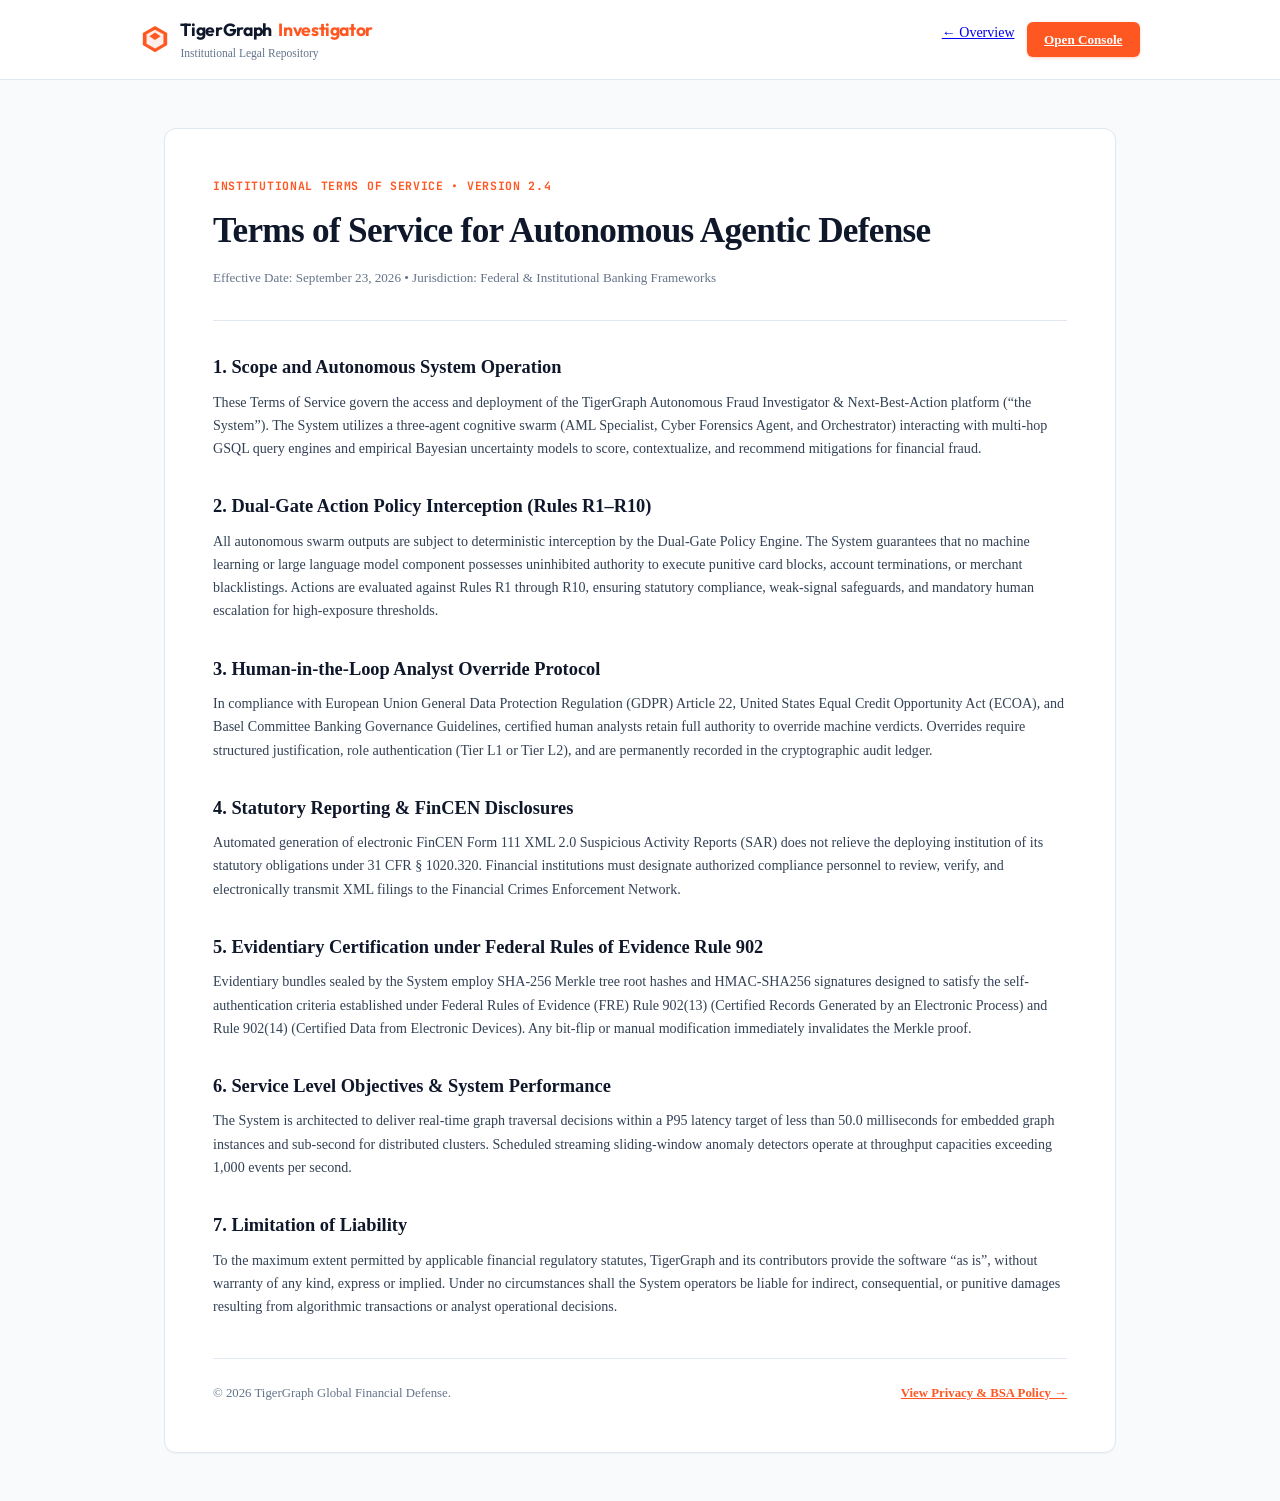
<file: ui/terms.html>
<!DOCTYPE html>
<html lang="en">
<head>
  <meta charset="UTF-8">
  <meta name="viewport" content="width=device-width, initial-scale=1.0">
  <title>Terms of Service — TigerGraph Fraud Defense</title>
  <meta name="description" content="Institutional Terms of Service for TigerGraph Autonomous Fraud Defense and Agentic GraphRAG System.">
  
  <link rel="preconnect" href="https://fonts.googleapis.com">
  <link rel="preconnect" href="https://fonts.gstatic.com" crossorigin>
  <link href="https://fonts.googleapis.com/css2?family=Inter:wght@300;400;500;600;700;800&family=Outfit:wght@400;500;600;700;800&family=JetBrains+Mono:wght@400;500;600&display=swap" rel="stylesheet">
  
  <link rel="stylesheet" href="style.css">
</head>
<body class="legal-body">

  <header class="legal-header">
    <div class="legal-header-inner">
      <a href="index.html" class="tg-brand-logo">
        <svg class="tg-logo-icon" viewBox="0 0 32 32">
          <path d="M16 2L3 9.5V22.5L16 30L29 22.5V9.5L16 2Z" fill="#ff5722"/>
          <path d="M16 6L7 11V21L16 26L25 21V11L16 6Z" fill="#ffffff" fill-opacity="0.9"/>
          <polygon points="16,9 10,13 16,17 22,13" fill="#ff5722"/>
        </svg>
        <div class="tg-brand-text">
          <div class="tg-app-title">TigerGraph <span class="tg-accent">Investigator</span></div>
          <div class="tg-app-subtitle">Institutional Legal Repository</div>
        </div>
      </a>
      <div style="display:flex; gap:0.75rem;">
        <a href="index.html" class="tg-btn-ghost">&larr; Overview</a>
        <a href="console.html" class="tg-btn-primary">Open Console</a>
      </div>
    </div>
  </header>

  <main class="legal-container">
    <div class="legal-card">
      <div class="legal-badge">INSTITUTIONAL TERMS OF SERVICE &bull; VERSION 2.4</div>
      <h1 class="legal-title">Terms of Service for Autonomous Agentic Defense</h1>
      <div class="legal-meta">Effective Date: September 23, 2026 &bull; Jurisdiction: Federal &amp; Institutional Banking Frameworks</div>

      <hr class="legal-divider">

      <section class="legal-section">
        <h2>1. Scope and Autonomous System Operation</h2>
        <p>
          These Terms of Service govern the access and deployment of the TigerGraph Autonomous Fraud Investigator &amp; Next-Best-Action platform (&ldquo;the System&rdquo;). The System utilizes a three-agent cognitive swarm (AML Specialist, Cyber Forensics Agent, and Orchestrator) interacting with multi-hop GSQL query engines and empirical Bayesian uncertainty models to score, contextualize, and recommend mitigations for financial fraud.
        </p>
      </section>

      <section class="legal-section">
        <h2>2. Dual-Gate Action Policy Interception (Rules R1&ndash;R10)</h2>
        <p>
          All autonomous swarm outputs are subject to deterministic interception by the Dual-Gate Policy Engine. The System guarantees that no machine learning or large language model component possesses uninhibited authority to execute punitive card blocks, account terminations, or merchant blacklistings. Actions are evaluated against Rules R1 through R10, ensuring statutory compliance, weak-signal safeguards, and mandatory human escalation for high-exposure thresholds.
        </p>
      </section>

      <section class="legal-section">
        <h2>3. Human-in-the-Loop Analyst Override Protocol</h2>
        <p>
          In compliance with European Union General Data Protection Regulation (GDPR) Article 22, United States Equal Credit Opportunity Act (ECOA), and Basel Committee Banking Governance Guidelines, certified human analysts retain full authority to override machine verdicts. Overrides require structured justification, role authentication (Tier L1 or Tier L2), and are permanently recorded in the cryptographic audit ledger.
        </p>
      </section>

      <section class="legal-section">
        <h2>4. Statutory Reporting &amp; FinCEN Disclosures</h2>
        <p>
          Automated generation of electronic FinCEN Form 111 XML 2.0 Suspicious Activity Reports (SAR) does not relieve the deploying institution of its statutory obligations under 31 CFR &sect; 1020.320. Financial institutions must designate authorized compliance personnel to review, verify, and electronically transmit XML filings to the Financial Crimes Enforcement Network.
        </p>
      </section>

      <section class="legal-section">
        <h2>5. Evidentiary Certification under Federal Rules of Evidence Rule 902</h2>
        <p>
          Evidentiary bundles sealed by the System employ SHA-256 Merkle tree root hashes and HMAC-SHA256 signatures designed to satisfy the self-authentication criteria established under Federal Rules of Evidence (FRE) Rule 902(13) (Certified Records Generated by an Electronic Process) and Rule 902(14) (Certified Data from Electronic Devices). Any bit-flip or manual modification immediately invalidates the Merkle proof.
        </p>
      </section>

      <section class="legal-section">
        <h2>6. Service Level Objectives &amp; System Performance</h2>
        <p>
          The System is architected to deliver real-time graph traversal decisions within a P95 latency target of less than 50.0 milliseconds for embedded graph instances and sub-second for distributed clusters. Scheduled streaming sliding-window anomaly detectors operate at throughput capacities exceeding 1,000 events per second.
        </p>
      </section>

      <section class="legal-section">
        <h2>7. Limitation of Liability</h2>
        <p>
          To the maximum extent permitted by applicable financial regulatory statutes, TigerGraph and its contributors provide the software &ldquo;as is&rdquo;, without warranty of any kind, express or implied. Under no circumstances shall the System operators be liable for indirect, consequential, or punitive damages resulting from algorithmic transactions or analyst operational decisions.
        </p>
      </section>

      <div style="margin-top:2.5rem; padding-top:1.5rem; border-top:1px solid var(--tg-border); display:flex; justify-content:space-between; align-items:center;">
        <span style="font-size:0.8rem; color:var(--tg-text-muted);">&copy; 2026 TigerGraph Global Financial Defense.</span>
        <a href="privacy.html" style="font-size:0.8rem; color:var(--tg-orange); font-weight:600;">View Privacy &amp; BSA Policy &rarr;</a>
      </div>
    </div>
  </main>

</body>
</html>
</file>
<file: ui/style.css>
/* ==============================================================================
   TigerGraph Autonomous Fraud Investigator & Next-Best-Action Defense
   Enterprise Intelligence Console — Clean Professional Design System
   ============================================================================== */

:root {
  /* TigerGraph Signature Brand Colors */
  --tg-orange: #ff5722;
  --tg-orange-hover: #ea580c;
  --tg-orange-subtle: #fff7ed;
  --tg-orange-border: #fed7aa;
  --tg-orange-glow: rgba(255, 87, 34, 0.15);

  /* Surface & Canvas */
  --tg-bg-canvas: #f8fafc;
  --tg-bg-card: #ffffff;
  --tg-bg-sidebar: #ffffff;
  --tg-bg-subtle: #f1f5f9;
  --tg-bg-hover: #f8fafc;

  /* Typography Colors */
  --tg-text-primary: #0f172a;
  --tg-text-secondary: #334155;
  --tg-text-muted: #64748b;
  --tg-text-light: #94a3b8;

  /* Borders & Dividers */
  --tg-border: #e2e8f0;
  --tg-border-light: #f1f5f9;
  --tg-border-dark: #cbd5e1;

  /* Status Accents */
  --tg-green: #10b981;
  --tg-green-bg: #ecfdf5;
  --tg-green-border: #a7f3d0;
  --tg-blue: #2563eb;
  --tg-blue-bg: #eff6ff;
  --tg-blue-border: #bfdbfe;
  --tg-amber: #f59e0b;
  --tg-amber-bg: #fffbeb;
  --tg-amber-border: #fde68a;
  --tg-red: #ef4444;
  --tg-red-bg: #fef2f2;
  --tg-red-border: #fecaca;
  --tg-purple: #8b5cf6;
  --tg-purple-bg: #f5f3ff;
  --tg-purple-border: #ddd6fe;

  /* Shadows */
  --tg-shadow-sm: 0 1px 2px 0 rgba(0, 0, 0, 0.04);
  --tg-shadow-md: 0 4px 6px -1px rgba(0, 0, 0, 0.06), 0 2px 4px -2px rgba(0, 0, 0, 0.04);
  --tg-shadow-lg: 0 10px 15px -3px rgba(0, 0, 0, 0.08), 0 4px 6px -4px rgba(0, 0, 0, 0.04);

  /* Fonts */
  --font-sans: 'Inter', -apple-system, BlinkMacSystemFont, 'Segoe UI', Roboto, sans-serif;
  --font-heading: 'Outfit', 'Inter', sans-serif;
  --font-mono: 'JetBrains Mono', 'Consolas', monospace;
}

* {
  box-sizing: border-box;
  margin: 0;
  padding: 0;
}

body {
  background-color: var(--tg-bg-canvas);
  color: var(--tg-text-primary);
  font-family: var(--font-sans);
  font-size: 14px;
  line-height: 1.5;
  min-height: 100vh;
  overflow-x: hidden;
  display: flex;
  flex-direction: column;
}

/* ==============================================================================
   1. TOP NAVIGATION HEADER
   ============================================================================== */
.tg-top-header {
  height: 56px;
  background-color: #ffffff;
  border-bottom: 1px solid var(--tg-border);
  display: flex;
  align-items: center;
  justify-content: space-between;
  padding: 0 1.5rem;
  position: sticky;
  top: 0;
  z-index: 1000;
  box-shadow: var(--tg-shadow-sm);
}

.tg-header-left {
  display: flex;
  align-items: center;
  gap: 1rem;
}

.tg-brand-logo {
  display: flex;
  align-items: center;
  gap: 0.65rem;
  text-decoration: none;
}

.tg-logo-icon {
  width: 30px;
  height: 30px;
  fill: var(--tg-orange);
  flex-shrink: 0;
}

.tg-brand-text {
  display: flex;
  flex-direction: column;
}

.tg-app-title {
  font-family: var(--font-heading);
  font-size: 1.1rem;
  font-weight: 700;
  color: #0f172a;
  letter-spacing: -0.02em;
  display: flex;
  align-items: center;
  gap: 0.4rem;
}

.tg-app-title span.tg-accent {
  color: var(--tg-orange);
}

.tg-app-subtitle {
  font-size: 0.72rem;
  color: var(--tg-text-muted);
  font-weight: 500;
}

.tg-header-divider {
  width: 1px;
  height: 22px;
  background-color: var(--tg-border);
  margin: 0 0.5rem;
}

.tg-cluster-badge {
  display: inline-flex;
  align-items: center;
  gap: 0.45rem;
  background: var(--tg-bg-canvas);
  border: 1px solid var(--tg-border);
  border-radius: 20px;
  padding: 0.25rem 0.75rem;
  font-size: 0.75rem;
  color: var(--tg-text-secondary);
}

.pulse-dot {
  width: 7px;
  height: 7px;
  border-radius: 50%;
  background: var(--tg-green);
  box-shadow: 0 0 0 2px rgba(16, 185, 129, 0.25);
  animation: pulse-ring 2s infinite;
}

@keyframes pulse-ring {
  0% { box-shadow: 0 0 0 0 rgba(16, 185, 129, 0.5); }
  70% { box-shadow: 0 0 0 5px rgba(16, 185, 129, 0); }
  100% { box-shadow: 0 0 0 0 rgba(16, 185, 129, 0); }
}

.tg-header-right {
  display: flex;
  align-items: center;
  gap: 0.85rem;
}

.tg-quick-badge {
  font-size: 0.75rem;
  font-weight: 600;
  padding: 0.25rem 0.65rem;
  border-radius: 14px;
  border: 1px solid var(--tg-border);
}

.tg-quick-badge-orange {
  background: var(--tg-orange-subtle);
  border-color: var(--tg-orange-border);
  color: #c2410c;
}

.tg-quick-badge-green {
  background: var(--tg-green-bg);
  border-color: var(--tg-green-border);
  color: #047857;
}

.tg-icon-btn {
  background: none;
  border: 1px solid var(--tg-border);
  width: 32px;
  height: 32px;
  border-radius: 6px;
  display: flex;
  align-items: center;
  justify-content: center;
  color: var(--tg-text-muted);
  cursor: pointer;
  transition: all 0.15s ease;
}

.tg-icon-btn:hover {
  background: var(--tg-bg-hover);
  color: var(--tg-text-primary);
  border-color: var(--tg-border-dark);
}

.tg-user-avatar {
  width: 32px;
  height: 32px;
  border-radius: 50%;
  background: #2563eb;
  color: #ffffff;
  display: flex;
  align-items: center;
  justify-content: center;
  font-weight: 700;
  font-size: 0.78rem;
  cursor: pointer;
  box-shadow: 0 1px 3px rgba(37, 99, 235, 0.3);
}

/* ==============================================================================
   2. APP LAYOUT & SIDEBAR
   ============================================================================== */
.tg-layout {
  display: flex;
  flex: 1;
  min-height: calc(100vh - 56px);
}

/* Sidebar */
.tg-sidebar {
  width: 235px;
  background-color: var(--tg-bg-sidebar);
  border-right: 1px solid var(--tg-border);
  flex-shrink: 0;
  display: flex;
  flex-direction: column;
  justify-content: space-between;
  user-select: none;
  overflow-y: auto;
  padding: 0.85rem 0;
}

.tg-sidebar-nav {
  display: flex;
  flex-direction: column;
  gap: 0.35rem;
}

.tg-nav-section-title {
  padding: 0.4rem 1.25rem 0.2rem;
  font-size: 0.68rem;
  font-weight: 700;
  text-transform: uppercase;
  letter-spacing: 0.05em;
  color: var(--tg-text-light);
}

.tg-nav-item {
  display: flex;
  align-items: center;
  justify-content: space-between;
  padding: 0.5rem 1.25rem;
  font-size: 0.82rem;
  font-weight: 500;
  color: var(--tg-text-secondary);
  text-decoration: none;
  cursor: pointer;
  border: none;
  background: none;
  width: 100%;
  text-align: left;
  transition: all 0.15s ease;
  border-left: 3px solid transparent;
}

.tg-nav-item-content {
  display: flex;
  align-items: center;
  gap: 0.65rem;
}

.tg-nav-item svg {
  width: 17px;
  height: 17px;
  color: var(--tg-text-muted);
  flex-shrink: 0;
  transition: color 0.15s ease;
}

.tg-nav-item:hover {
  background-color: var(--tg-bg-hover);
  color: var(--tg-text-primary);
}

.tg-nav-item:hover svg {
  color: var(--tg-text-primary);
}

.tg-nav-item.active {
  background-color: var(--tg-orange-subtle);
  color: var(--tg-orange);
  font-weight: 600;
  border-left-color: var(--tg-orange);
}

.tg-nav-item.active svg {
  color: var(--tg-orange);
}

.tg-badge {
  font-size: 0.68rem;
  font-weight: 600;
  padding: 0.1rem 0.45rem;
  border-radius: 10px;
  background: #e2e8f0;
  color: #475569;
}

.tg-badge-orange {
  background: var(--tg-orange-subtle);
  color: var(--tg-orange);
  border: 1px solid var(--tg-orange-border);
}

.tg-badge-green {
  background: var(--tg-green-bg);
  color: var(--tg-green);
  border: 1px solid var(--tg-green-border);
}

.tg-sidebar-footer {
  padding: 0.85rem 1.25rem;
  border-top: 1px solid var(--tg-border-light);
  font-size: 0.72rem;
  color: var(--tg-text-muted);
}

/* ==============================================================================
   3. MAIN WORKSPACE AREA & SUBTABS
   ============================================================================== */
.tg-content-area {
  flex: 1;
  display: flex;
  flex-direction: column;
  overflow-y: auto;
  background-color: var(--tg-bg-canvas);
}

/* Subtabs Navigation Bar */
.tg-subtabs-bar {
  background: #ffffff;
  border-bottom: 1px solid var(--tg-border);
  display: flex;
  align-items: center;
  justify-content: space-between;
  padding: 0 1.5rem;
  min-height: 46px;
  position: sticky;
  top: 0;
  z-index: 100;
}

.tg-subtabs-list {
  display: flex;
  align-items: center;
  gap: 1.5rem;
  height: 46px;
  overflow-x: auto;
}

.tg-subtab-btn {
  background: none;
  border: none;
  height: 46px;
  font-size: 0.85rem;
  font-weight: 500;
  color: var(--tg-text-secondary);
  cursor: pointer;
  position: relative;
  display: flex;
  align-items: center;
  gap: 0.4rem;
  transition: color 0.15s ease;
  white-space: nowrap;
}

.tg-subtab-btn:hover {
  color: var(--tg-text-primary);
}

.tg-subtab-btn.active {
  color: var(--tg-orange);
  font-weight: 600;
}

.tg-subtab-btn.active::after {
  content: '';
  position: absolute;
  bottom: 0;
  left: 0;
  right: 0;
  height: 2.5px;
  background-color: var(--tg-orange);
  border-radius: 2px 2px 0 0;
}

.tg-refresh-btn {
  background: none;
  border: 1px solid var(--tg-border);
  color: var(--tg-text-muted);
  cursor: pointer;
  width: 30px;
  height: 30px;
  display: flex;
  align-items: center;
  justify-content: center;
  border-radius: 6px;
  transition: all 0.2s ease;
}

.tg-refresh-btn:hover {
  background: var(--tg-bg-hover);
  color: var(--tg-text-primary);
  border-color: var(--tg-border-dark);
  transform: rotate(90deg);
}

/* Main Container */
.tg-main-container {
  padding: 1.5rem;
  flex: 1;
}

.tab-view {
  display: none;
}

.tab-view.active {
  display: block;
}

/* ==============================================================================
   4. EXECUTIVE KPI STAT STRIP
   ============================================================================== */
.kpi-stat-strip {
  display: grid;
  grid-template-columns: repeat(auto-fit, minmax(200px, 1fr));
  gap: 1rem;
  margin-bottom: 1.5rem;
}

.kpi-card {
  background: #ffffff;
  border: 1px solid var(--tg-border);
  border-radius: 8px;
  padding: 1rem 1.25rem;
  box-shadow: var(--tg-shadow-sm);
  display: flex;
  flex-direction: column;
  gap: 0.25rem;
  transition: transform 0.15s ease, box-shadow 0.15s ease;
}

.kpi-card:hover {
  transform: translateY(-1px);
  box-shadow: var(--tg-shadow-md);
}

.kpi-label {
  font-size: 0.75rem;
  color: var(--tg-text-muted);
  font-weight: 600;
  text-transform: uppercase;
  letter-spacing: 0.03em;
}

.kpi-value {
  font-family: var(--font-heading);
  font-size: 1.45rem;
  font-weight: 700;
  color: #0f172a;
}

.kpi-sub {
  font-size: 0.72rem;
  color: var(--tg-green);
  display: flex;
  align-items: center;
  gap: 0.3rem;
  font-weight: 500;
}

/* ==============================================================================
   5. TIGERGRAPH CARD SYSTEM & BUTTONS
   ============================================================================== */
.tg-card {
  background-color: var(--tg-bg-card);
  border: 1px solid var(--tg-border);
  border-radius: 8px;
  box-shadow: var(--tg-shadow-sm);
  margin-bottom: 1.5rem;
  overflow: hidden;
}

.tg-card-header {
  padding: 1rem 1.25rem;
  border-bottom: 1px solid var(--tg-border-light);
  display: flex;
  align-items: center;
  justify-content: space-between;
}

.tg-card-title {
  font-family: var(--font-heading);
  font-size: 1rem;
  font-weight: 600;
  color: #0f172a;
}

.tg-card-subtitle {
  font-size: 0.78rem;
  color: var(--tg-text-muted);
  margin-top: 0.15rem;
}

.tg-card-actions {
  display: flex;
  align-items: center;
  gap: 0.5rem;
}

.tg-btn-primary {
  display: inline-flex;
  align-items: center;
  gap: 0.45rem;
  background-color: var(--tg-orange);
  color: #ffffff;
  border: none;
  border-radius: 6px;
  padding: 0.45rem 1.1rem;
  font-size: 0.82rem;
  font-weight: 600;
  cursor: pointer;
  box-shadow: 0 1px 3px rgba(255, 87, 34, 0.3);
  transition: all 0.15s ease;
}

.tg-btn-primary:hover {
  background-color: var(--tg-orange-hover);
  box-shadow: 0 2px 6px rgba(255, 87, 34, 0.4);
}

.tg-btn-outline {
  display: inline-flex;
  align-items: center;
  gap: 0.4rem;
  background-color: #ffffff;
  border: 1px solid var(--tg-border);
  border-radius: 6px;
  padding: 0.4rem 0.85rem;
  font-size: 0.78rem;
  font-weight: 500;
  color: var(--tg-text-secondary);
  cursor: pointer;
  transition: all 0.15s ease;
}

.tg-btn-outline:hover {
  background-color: var(--tg-bg-hover);
  color: var(--tg-text-primary);
  border-color: var(--tg-border-dark);
}

/* ==============================================================================
   6. 3-WAY COMPARISON (CORE CHALLENGE)
   ============================================================================== */
.threeway-grid {
  display: grid;
  grid-template-columns: repeat(3, 1fr);
  gap: 1.25rem;
  margin-top: 1rem;
}

.threeway-card {
  background: #ffffff;
  border: 1px solid var(--tg-border);
  border-radius: 8px;
  padding: 1.25rem;
  display: flex;
  flex-direction: column;
  box-shadow: var(--tg-shadow-sm);
  position: relative;
  transition: all 0.2s ease;
}

.threeway-card.card-agentic {
  border: 2px solid var(--tg-orange);
  box-shadow: 0 4px 15px rgba(255, 87, 34, 0.15);
}

.threeway-badge-top {
  position: absolute;
  top: -10px;
  right: 14px;
  background: var(--tg-orange);
  color: #ffffff;
  font-size: 0.68rem;
  font-weight: 700;
  padding: 0.15rem 0.55rem;
  border-radius: 12px;
  text-transform: uppercase;
}

.threeway-header {
  border-bottom: 1px solid var(--tg-border-light);
  padding-bottom: 0.75rem;
  margin-bottom: 1rem;
}

.threeway-title {
  font-size: 1.1rem;
  font-weight: 700;
  color: #0f172a;
}

.threeway-subtitle {
  font-size: 0.75rem;
  color: var(--tg-text-muted);
  margin-top: 0.2rem;
}

.threeway-metric-row {
  display: flex;
  justify-content: space-between;
  padding: 0.4rem 0;
  border-bottom: 1px dashed var(--tg-border-light);
  font-size: 0.8rem;
}

.threeway-metric-label {
  color: var(--tg-text-muted);
}

.threeway-metric-val {
  font-weight: 600;
}

.threeway-list-section {
  margin-top: 1rem;
}

.threeway-list-title {
  font-size: 0.78rem;
  font-weight: 700;
  text-transform: uppercase;
  letter-spacing: 0.03em;
  margin-bottom: 0.4rem;
  display: flex;
  align-items: center;
  gap: 0.35rem;
}

.list-failures {
  color: var(--tg-red);
}

.list-successes {
  color: var(--tg-green);
}

.threeway-list {
  list-style: none;
  padding: 0;
  margin: 0;
  font-size: 0.78rem;
  color: var(--tg-text-secondary);
}

.threeway-list li {
  position: relative;
  padding-left: 1.1rem;
  margin-bottom: 0.4rem;
  line-height: 1.4;
}

.list-failures li::before {
  content: 'FAIL';
  position: absolute;
  left: 0;
  color: var(--tg-red);
  font-size: 0.75rem;
}

.list-successes li::before {
  content: 'OK';
  position: absolute;
  left: 0;
  color: var(--tg-green);
  font-size: 0.75rem;
}

/* ==============================================================================
   7. DUAL-GATE POLICY MATRIX (R1–R10)
   ============================================================================== */
.policy-matrix-grid {
  display: grid;
  grid-template-columns: repeat(auto-fit, minmax(280px, 1fr));
  gap: 1rem;
  padding: 1.25rem;
}

.policy-rule-card {
  background: var(--tg-bg-canvas);
  border: 1px solid var(--tg-border);
  border-radius: 6px;
  padding: 1rem;
  display: flex;
  flex-direction: column;
  gap: 0.4rem;
  transition: all 0.15s ease;
}

.policy-rule-card:hover {
  background: #ffffff;
  border-color: var(--tg-orange-border);
  box-shadow: var(--tg-shadow-sm);
}

.rule-header {
  display: flex;
  align-items: center;
  justify-content: space-between;
}

.rule-code {
  font-family: var(--font-mono);
  font-size: 0.8rem;
  font-weight: 700;
  color: var(--tg-orange);
}

.rule-status {
  font-size: 0.68rem;
  font-weight: 600;
  padding: 0.1rem 0.4rem;
  border-radius: 4px;
  background: var(--tg-green-bg);
  color: var(--tg-green);
  border: 1px solid var(--tg-green-border);
}

.rule-title {
  font-size: 0.85rem;
  font-weight: 600;
  color: #0f172a;
}

.rule-condition {
  font-size: 0.75rem;
  color: var(--tg-text-muted);
}

.rule-action {
  font-size: 0.75rem;
  color: var(--tg-text-secondary);
  background: #ffffff;
  border: 1px solid var(--tg-border-light);
  border-radius: 4px;
  padding: 0.4rem 0.6rem;
  margin-top: 0.2rem;
}

/* ==============================================================================
   8. INVESTIGATION CONSOLE & GRAPH EXPLORER
   ============================================================================== */
.case-selector-bar {
  background: #ffffff;
  border: 1px solid var(--tg-border);
  border-radius: 8px;
  padding: 0.85rem 1.25rem;
  margin-bottom: 1.25rem;
  display: flex;
  align-items: center;
  gap: 1rem;
  flex-wrap: wrap;
}

.selector-group {
  display: flex;
  align-items: center;
  gap: 0.5rem;
}

.selector-group label {
  font-size: 0.82rem;
  font-weight: 600;
  color: var(--tg-text-secondary);
  white-space: nowrap;
}

.custom-select {
  background: #ffffff;
  border: 1px solid var(--tg-border);
  border-radius: 6px;
  padding: 0.4rem 0.85rem;
  font-size: 0.82rem;
  color: var(--tg-text-primary);
  outline: none;
  cursor: pointer;
  transition: border-color 0.15s ease;
}

.custom-select:focus {
  border-color: var(--tg-orange);
  box-shadow: 0 0 0 3px var(--tg-orange-glow);
}

.demo-presets-bar {
  background: #ffffff;
  border: 1px solid var(--tg-border);
  border-radius: 8px;
  padding: 0.75rem 1.25rem;
  margin-bottom: 1.25rem;
  display: flex;
  align-items: center;
  gap: 0.75rem;
  flex-wrap: wrap;
}

.preset-label {
  font-size: 0.8rem;
  font-weight: 600;
  color: var(--tg-text-secondary);
}

.preset-btn {
  background: var(--tg-bg-canvas);
  border: 1px solid var(--tg-border);
  border-radius: 6px;
  padding: 0.35rem 0.75rem;
  display: flex;
  align-items: center;
  gap: 0.5rem;
  cursor: pointer;
  transition: all 0.15s ease;
}

.preset-btn:hover {
  background: var(--tg-bg-hover);
  border-color: var(--tg-orange-border);
}

.preset-tag {
  font-size: 0.68rem;
  font-weight: 700;
  padding: 0.1rem 0.4rem;
  border-radius: 4px;
}

.tag-fraud { background: var(--tg-red-bg); color: var(--tg-red); }
.tag-ambig { background: var(--tg-blue-bg); color: var(--tg-blue); }
.tag-testing { background: var(--tg-amber-bg); color: var(--tg-amber); }
.tag-recurring { background: var(--tg-green-bg); color: var(--tg-green); }

.preset-name {
  font-size: 0.78rem;
  font-weight: 500;
  color: var(--tg-text-secondary);
}

/* 3-Column Investigation Grid */
.investigation-grid {
  display: grid;
  grid-template-columns: 280px 1fr 340px;
  gap: 1.25rem;
}

@media (max-width: 1200px) {
  .investigation-grid {
    grid-template-columns: 1fr;
  }
  .threeway-grid {
    grid-template-columns: 1fr;
  }
}

/* Timeline */
.timeline-container {
  display: flex;
  flex-direction: column;
  gap: 0.75rem;
  max-height: 520px;
  overflow-y: auto;
  padding-right: 0.25rem;
}

.timeline-step {
  display: flex;
  gap: 0.65rem;
  padding: 0.75rem;
  background: var(--tg-bg-canvas);
  border: 1px solid var(--tg-border);
  border-radius: 6px;
  font-size: 0.8rem;
}

.step-icon {
  width: 24px;
  height: 24px;
  border-radius: 50%;
  background: #ffffff;
  border: 1px solid var(--tg-border);
  display: flex;
  align-items: center;
  justify-content: center;
  font-size: 0.75rem;
  flex-shrink: 0;
}

.step-content h4 {
  font-size: 0.82rem;
  font-weight: 600;
  color: var(--tg-text-primary);
  margin-bottom: 0.15rem;
}

.step-content p {
  font-size: 0.75rem;
  color: var(--tg-text-muted);
}

/* Gauges Row */
.gauges-row {
  display: flex;
  align-items: center;
  gap: 1.5rem;
  padding: 1.25rem;
  flex-wrap: wrap;
}

.gauge-box {
  display: flex;
  flex-direction: column;
  align-items: center;
  gap: 0.4rem;
}

.gauge-circle {
  width: 76px;
  height: 76px;
  position: relative;
}

.circular-chart {
  display: block;
  max-width: 100%;
  max-height: 100%;
}

.circle-bg {
  fill: none;
  stroke: var(--tg-border);
  stroke-width: 3.8;
}

.circle-risk {
  fill: none;
  stroke: var(--tg-red);
  stroke-width: 3.8;
  stroke-linecap: round;
  transition: stroke-dasharray 0.5s ease;
}

.circle-conf {
  fill: none;
  stroke: var(--tg-blue);
  stroke-width: 3.8;
  stroke-linecap: round;
  transition: stroke-dasharray 0.5s ease;
}

.gauge-value {
  position: absolute;
  top: 50%;
  left: 50%;
  transform: translate(-50%, -50%);
  font-family: var(--font-heading);
  font-size: 0.95rem;
  font-weight: 700;
  color: #0f172a;
}

.gauge-label {
  font-size: 0.72rem;
  font-weight: 600;
  color: var(--tg-text-muted);
}

.stats-summary {
  display: flex;
  flex-direction: column;
  gap: 0.5rem;
  flex: 1;
  padding-left: 1rem;
  border-left: 1px solid var(--tg-border);
}

.summary-item {
  display: flex;
  align-items: center;
  justify-content: space-between;
  font-size: 0.8rem;
}

.summary-item .lbl {
  color: var(--tg-text-muted);
}

.highlight-usd {
  color: var(--tg-red);
  font-weight: 700;
}

/* Evolution Diff Grid */
.evolution-diff-grid {
  display: grid;
  grid-template-columns: 1fr 1fr;
  gap: 1rem;
  padding: 1.25rem;
}

.recom-box {
  background: var(--tg-bg-canvas);
  border: 1px solid var(--tg-border);
  border-radius: 6px;
  padding: 0.85rem;
}

.box-tag {
  font-size: 0.68rem;
  font-weight: 700;
  color: var(--tg-text-muted);
  letter-spacing: 0.04em;
  margin-bottom: 0.5rem;
}

.actions-list {
  display: flex;
  flex-direction: column;
  gap: 0.4rem;
}

.what-changed-callout {
  margin: 0 1.25rem 1.25rem;
  padding: 0.75rem 1rem;
  background: var(--tg-orange-subtle);
  border: 1px solid var(--tg-orange-border);
  border-radius: 6px;
  font-size: 0.8rem;
  color: #9a3412;
}

/* Cytoscape Graph Canvas */
.graph-canvas {
  width: 100%;
  height: 340px;
  background-color: #ffffff;
  background-image: radial-gradient(var(--tg-border) 1px, transparent 1px);
  background-size: 14px 14px;
  border-bottom: 1px solid var(--tg-border-light);
}

.cy-node-hud {
  padding: 0.65rem 1rem;
  font-size: 0.75rem;
  background: var(--tg-bg-canvas);
  color: var(--tg-text-secondary);
}

/* Graph Legend */
.graph-legend-strip {
  display: flex;
  align-items: center;
  gap: 0.85rem;
  padding: 0.45rem 1.25rem;
  background: #ffffff;
  border-bottom: 1px solid var(--tg-border-light);
  font-size: 0.72rem;
  color: var(--tg-text-muted);
  flex-wrap: wrap;
}

.legend-chip {
  display: flex;
  align-items: center;
  gap: 0.35rem;
}

.legend-dot {
  width: 9px;
  height: 9px;
  border-radius: 2px;
}

/* Tables */
.cases-table {
  width: 100%;
  border-collapse: collapse;
  font-size: 0.82rem;
  text-align: left;
}

.cases-table th {
  background: var(--tg-bg-canvas);
  padding: 0.65rem 1rem;
  font-weight: 600;
  color: var(--tg-text-secondary);
  border-bottom: 1px solid var(--tg-border);
}

.cases-table td {
  padding: 0.65rem 1rem;
  border-bottom: 1px solid var(--tg-border-light);
  color: var(--tg-text-primary);
}

.cases-table tr:hover td {
  background-color: var(--tg-bg-hover);
}

/* Badges */
.verdict-badge {
  font-size: 0.75rem;
  font-weight: 700;
  padding: 0.2rem 0.6rem;
  border-radius: 4px;
}
.verdict-fraud { background: var(--tg-red-bg); color: var(--tg-red); border: 1px solid var(--tg-red-border); }
.verdict-legit { background: var(--tg-green-bg); color: var(--tg-green); border: 1px solid var(--tg-green-border); }
.verdict-pending { background: #e2e8f0; color: #475569; }

.status-badge {
  font-size: 0.72rem;
  padding: 0.15rem 0.5rem;
  border-radius: 12px;
}
.badge-idle { background: #e2e8f0; color: #475569; }
.badge-running { background: var(--tg-orange-subtle); color: var(--tg-orange); }
.badge-complete { background: var(--tg-green-bg); color: var(--tg-green); }

/* Certificate Card */
.certificate-card {
  border-left: 4px solid var(--tg-green);
  padding: 1.25rem;
}

.cert-header {
  display: flex;
  align-items: center;
  justify-content: space-between;
  margin-bottom: 1rem;
}

.cert-grid {
  display: grid;
  grid-template-columns: repeat(auto-fit, minmax(220px, 1fr));
  gap: 1rem;
}

.cert-field {
  display: flex;
  flex-direction: column;
  gap: 0.2rem;
}

.field-label {
  font-size: 0.72rem;
  color: var(--tg-text-muted);
  font-weight: 500;
}

.hash-chip {
  font-family: var(--font-mono);
  font-size: 0.75rem;
  background: var(--tg-bg-canvas);
  border: 1px solid var(--tg-border);
  padding: 0.25rem 0.5rem;
  border-radius: 4px;
  overflow: hidden;
  text-overflow: ellipsis;
  white-space: nowrap;
}

/* Toast */
.tg-toast {
  position: fixed;
  bottom: 2rem;
  right: 2rem;
  background: #0f172a;
  color: #ffffff;
  padding: 0.75rem 1.25rem;
  border-radius: 6px;
  box-shadow: var(--tg-shadow-lg);
  font-size: 0.82rem;
  z-index: 9999;
  display: flex;
  align-items: center;
  gap: 0.5rem;
  animation: slide-up 0.2s ease;
}

@keyframes slide-up {
  from { transform: translateY(20px); opacity: 0; }
  to { transform: translateY(0); opacity: 1; }
}

/* ==============================================================================
   ENTERPRISE LANDING PAGE STYLES
   ============================================================================== */
.landing-body {
  background: #f8fafc;
  color: var(--tg-text-primary);
  font-family: var(--font-main);
  margin: 0;
  padding: 0;
  line-height: 1.5;
  overflow-x: hidden;
}

.landing-header {
  position: sticky;
  top: 0;
  z-index: 1000;
  background: rgba(255, 255, 255, 0.92);
  backdrop-filter: blur(12px);
  border-bottom: 1px solid var(--tg-border);
  padding: 0.75rem 2rem;
}

.landing-nav-container {
  max-width: 1280px;
  margin: 0 auto;
  display: flex;
  align-items: center;
  justify-content: space-between;
}

.landing-nav-links {
  display: flex;
  gap: 2rem;
  align-items: center;
}

.landing-nav-link {
  font-size: 0.88rem;
  font-weight: 500;
  color: var(--tg-text-secondary);
  text-decoration: none;
  transition: color 0.15s ease;
}

.landing-nav-link:hover {
  color: var(--tg-orange);
}

.landing-nav-actions {
  display: flex;
  align-items: center;
  gap: 0.75rem;
}

.landing-hero {
  max-width: 1280px;
  margin: 0 auto;
  padding: 4rem 2rem 3rem;
  display: grid;
  grid-template-columns: 1.1fr 0.9fr;
  gap: 3rem;
  align-items: center;
}

@media (max-width: 1024px) {
  .landing-hero {
    grid-template-columns: 1fr;
    padding: 2.5rem 1.5rem;
  }
}

.landing-pill {
  display: inline-flex;
  align-items: center;
  gap: 0.5rem;
  background: #fff7ed;
  border: 1px solid #ffedd5;
  color: var(--tg-orange-dark);
  font-size: 0.78rem;
  font-weight: 600;
  padding: 0.35rem 0.85rem;
  border-radius: 9999px;
  margin-bottom: 1.25rem;
}

.landing-pill-dot {
  width: 6px;
  height: 6px;
  background: var(--tg-orange);
  border-radius: 50%;
}

.landing-hero-title {
  font-family: var(--font-title);
  font-size: 2.85rem;
  font-weight: 800;
  line-height: 1.15;
  color: #0f172a;
  letter-spacing: -0.03em;
  margin-bottom: 1.25rem;
}

.landing-hero-subtitle {
  font-size: 1.05rem;
  color: var(--tg-text-secondary);
  line-height: 1.6;
  margin-bottom: 2rem;
  max-width: 620px;
}

.landing-hero-ctas {
  display: flex;
  gap: 1rem;
  align-items: center;
  flex-wrap: wrap;
  margin-bottom: 3rem;
}

.tg-btn-hero-primary {
  display: inline-flex;
  align-items: center;
  gap: 0.6rem;
  background: var(--tg-orange);
  color: #ffffff;
  padding: 0.85rem 1.75rem;
  font-size: 0.95rem;
  font-weight: 600;
  border-radius: 8px;
  text-decoration: none;
  box-shadow: 0 4px 14px rgba(255, 87, 34, 0.35);
  transition: all 0.2s ease;
}

.tg-btn-hero-primary:hover {
  background: var(--tg-orange-dark);
  transform: translateY(-2px);
  box-shadow: 0 6px 20px rgba(255, 87, 34, 0.45);
}

.tg-btn-hero-secondary {
  display: inline-flex;
  align-items: center;
  background: #ffffff;
  color: var(--tg-text-primary);
  border: 1px solid var(--tg-border);
  padding: 0.85rem 1.5rem;
  font-size: 0.95rem;
  font-weight: 600;
  border-radius: 8px;
  text-decoration: none;
  transition: all 0.15s ease;
}

.tg-btn-hero-secondary:hover {
  border-color: var(--tg-orange);
  color: var(--tg-orange);
  background: #fffaf8;
}

.landing-kpi-grid {
  display: grid;
  grid-template-columns: repeat(auto-fit, minmax(110px, 1fr));
  gap: 1rem;
  padding-top: 1.5rem;
  border-top: 1px solid var(--tg-border);
}

.landing-kpi-item {
  display: flex;
  flex-direction: column;
}

.landing-kpi-item .kpi-num {
  font-family: var(--font-title);
  font-size: 1.45rem;
  font-weight: 800;
  color: #0f172a;
}

.landing-kpi-item .kpi-label {
  font-size: 0.75rem;
  font-weight: 600;
  color: var(--tg-text-secondary);
  margin-top: 2px;
}

.landing-kpi-item .kpi-note {
  font-size: 0.7rem;
  color: var(--tg-text-muted);
}

/* HERO PRODUCT WINDOW PREVIEW */
.hero-preview-window {
  background: #0f172a;
  border-radius: 12px;
  box-shadow: 0 25px 50px -12px rgba(15, 23, 42, 0.35);
  border: 1px solid #1e293b;
  overflow: hidden;
  color: #f8fafc;
}

.window-topbar {
  background: #1e293b;
  padding: 0.65rem 1rem;
  display: flex;
  align-items: center;
  gap: 0.75rem;
  border-bottom: 1px solid #334155;
}

.window-dots {
  display: flex;
  gap: 6px;
}

.dot {
  width: 10px;
  height: 10px;
  border-radius: 50%;
}

.dot-red { background: #ef4444; }
.dot-amber { background: #f59e0b; }
.dot-green { background: #10b981; }

.window-title {
  font-size: 0.75rem;
  font-weight: 500;
  color: #94a3b8;
  font-family: var(--font-mono);
  overflow: hidden;
  text-overflow: ellipsis;
  white-space: nowrap;
}

.window-badge {
  margin-left: auto;
  font-size: 0.65rem;
  font-weight: 600;
  background: rgba(16, 185, 129, 0.2);
  color: #34d399;
  border: 1px solid rgba(16, 185, 129, 0.4);
  padding: 2px 8px;
  border-radius: 4px;
}

.window-body {
  padding: 1.25rem;
}

.preview-metric-row {
  display: grid;
  grid-template-columns: repeat(2, 1fr);
  gap: 0.75rem;
  background: #1e293b;
  padding: 0.85rem;
  border-radius: 8px;
  border: 1px solid #334155;
  margin-bottom: 1rem;
}

.metric-cell {
  display: flex;
  flex-direction: column;
}

.metric-cell .m-label {
  font-size: 0.68rem;
  color: #94a3b8;
  text-transform: uppercase;
  letter-spacing: 0.05em;
}

.metric-cell .m-val {
  font-size: 0.88rem;
  font-family: var(--font-mono);
  color: #ffffff;
  margin-top: 2px;
}

.preview-graph-snippet {
  background: #020617;
  border: 1px solid #1e293b;
  border-radius: 8px;
  padding: 1rem;
  position: relative;
  min-height: 180px;
  display: flex;
  align-items: center;
  justify-content: center;
  margin-bottom: 1rem;
}

.graph-tag-overlay {
  position: absolute;
  top: 8px;
  left: 10px;
  font-size: 0.68rem;
  font-family: var(--font-mono);
  color: #64748b;
}

.mock-graph-visual {
  display: flex;
  align-items: center;
  gap: 0.5rem;
  flex-wrap: wrap;
  justify-content: center;
}

.mock-node {
  padding: 4px 10px;
  border-radius: 6px;
  font-size: 0.72rem;
  font-family: var(--font-mono);
  font-weight: 600;
  border-width: 1px;
  border-style: solid;
}

.node-case { background: rgba(236, 72, 153, 0.15); color: #f472b6; border-color: #ec4899; }
.node-card { background: rgba(14, 165, 233, 0.15); color: #38bdf8; border-color: #0ea5e9; }
.node-txn { background: rgba(239, 68, 68, 0.15); color: #f87171; border-color: #ef4444; }
.node-dev { background: rgba(245, 158, 11, 0.15); color: #fbbf24; border-color: #f59e0b; }
.node-syndicate { background: rgba(139, 92, 246, 0.15); color: #c084fc; border-color: #8b5cf6; }

.mock-line {
  width: 16px;
  height: 2px;
  background: #334155;
}

.preview-actions-bar {
  display: flex;
  gap: 0.4rem;
  align-items: center;
  flex-wrap: wrap;
}

.action-tag {
  font-size: 0.68rem;
  font-family: var(--font-mono);
  background: rgba(255, 87, 34, 0.15);
  color: #ff8a65;
  border: 1px solid rgba(255, 87, 34, 0.3);
  padding: 3px 8px;
  border-radius: 4px;
}

/* LANDING SECTIONS */
.landing-section {
  max-width: 1280px;
  margin: 0 auto;
  padding: 5rem 2rem;
}

.landing-section.bg-alt {
  background: #ffffff;
  border-top: 1px solid var(--tg-border);
  border-bottom: 1px solid var(--tg-border);
  max-width: 100%;
  padding-left: max(2rem, calc((100vw - 1280px) / 2));
  padding-right: max(2rem, calc((100vw - 1280px) / 2));
}

.section-header {
  text-align: center;
  max-width: 720px;
  margin: 0 auto 3.5rem;
}

.section-tag {
  display: inline-block;
  font-size: 0.78rem;
  font-weight: 700;
  text-transform: uppercase;
  letter-spacing: 0.08em;
  color: var(--tg-orange);
  margin-bottom: 0.5rem;
}

.section-title {
  font-family: var(--font-title);
  font-size: 2.2rem;
  font-weight: 800;
  color: #0f172a;
  letter-spacing: -0.02em;
  margin-bottom: 0.85rem;
}

.section-subtitle {
  font-size: 1rem;
  color: var(--tg-text-secondary);
  line-height: 1.6;
}

/* 3-WAY COMPARISON CARDS */
.landing-threeway-grid {
  display: grid;
  grid-template-columns: repeat(3, 1fr);
  gap: 1.5rem;
}

@media (max-width: 900px) {
  .landing-threeway-grid {
    grid-template-columns: 1fr;
  }
}

.landing-compare-card {
  background: #ffffff;
  border: 1px solid var(--tg-border);
  border-radius: 12px;
  padding: 1.75rem;
  position: relative;
  box-shadow: var(--tg-shadow-sm);
  display: flex;
  flex-direction: column;
}

.landing-compare-card.card-champion {
  border: 2px solid var(--tg-orange);
  box-shadow: 0 10px 30px rgba(255, 87, 34, 0.15);
  background: #ffffff;
}

.compare-card-badge {
  position: absolute;
  top: -12px;
  right: 1.5rem;
  font-size: 0.72rem;
  font-weight: 700;
  padding: 3px 10px;
  border-radius: 9999px;
  text-transform: uppercase;
  letter-spacing: 0.05em;
}

.badge-fail { background: #fee2e2; color: #991b1b; border: 1px solid #fecaca; }
.badge-warning { background: #fef3c7; color: #92400e; border: 1px solid #fde68a; }
.badge-champion { background: var(--tg-orange); color: #ffffff; }

.compare-card-header h3 {
  font-family: var(--font-title);
  font-size: 1.35rem;
  font-weight: 800;
  margin-bottom: 0.35rem;
}

.compare-card-header p {
  font-size: 0.82rem;
  color: var(--tg-text-secondary);
  margin-bottom: 1.25rem;
}

.compare-stat-row {
  display: flex;
  justify-content: space-between;
  padding: 0.5rem 0;
  border-top: 1px solid var(--tg-border);
  font-size: 0.82rem;
}

.compare-block {
  margin-top: 1.25rem;
  padding: 1rem;
  border-radius: 8px;
  font-size: 0.8rem;
}

.failure-block { background: #fef2f2; border: 1px solid #fee2e2; }
.success-block { background: #f0fdf4; border: 1px solid #dcfce7; }
.info-block { background: #eff6ff; border: 1px solid #dbeafe; }

.block-title {
  font-weight: 700;
  margin-bottom: 0.5rem;
}

.failure-block .block-title { color: #991b1b; }
.success-block .block-title { color: #166534; }

.compare-block ul {
  padding-left: 1.2rem;
  margin: 0;
  display: flex;
  flex-direction: column;
  gap: 0.35rem;
}

/* 10-RULES FEATURE GRID */
.landing-features-grid {
  display: grid;
  grid-template-columns: repeat(auto-fit, minmax(220px, 1fr));
  gap: 1.25rem;
}

.feature-item {
  background: var(--tg-bg-canvas);
  border: 1px solid var(--tg-border);
  border-radius: 10px;
  padding: 1.25rem;
  transition: transform 0.15s ease, border-color 0.15s ease;
}

.feature-item:hover {
  transform: translateY(-2px);
  border-color: var(--tg-orange);
}

.feature-num {
  font-family: var(--font-mono);
  font-size: 0.78rem;
  font-weight: 800;
  background: #ffedd5;
  color: var(--tg-orange-dark);
  display: inline-block;
  padding: 2px 8px;
  border-radius: 4px;
  margin-bottom: 0.5rem;
}

.feature-item h4 {
  font-family: var(--font-title);
  font-size: 0.95rem;
  font-weight: 700;
  margin-bottom: 0.35rem;
}

.feature-item p {
  font-size: 0.8rem;
  color: var(--tg-text-secondary);
  line-height: 1.45;
  margin: 0;
}

/* COMPLIANCE SHOWCASE */
.compliance-showcase-grid {
  display: grid;
  grid-template-columns: repeat(3, 1fr);
  gap: 1.5rem;
}

@media (max-width: 800px) {
  .compliance-showcase-grid {
    grid-template-columns: 1fr;
  }
}

.compliance-card {
  background: #ffffff;
  border: 1px solid var(--tg-border);
  border-radius: 12px;
  padding: 1.75rem;
  box-shadow: var(--tg-shadow-sm);
}

.comp-icon-box {
  width: 44px;
  height: 44px;
  border-radius: 10px;
  background: #fff7ed;
  color: var(--tg-orange);
  display: flex;
  align-items: center;
  justify-content: center;
  margin-bottom: 1.25rem;
}

.compliance-card h3 {
  font-family: var(--font-title);
  font-size: 1.15rem;
  font-weight: 700;
  margin-bottom: 0.5rem;
}

.compliance-card p {
  font-size: 0.85rem;
  color: var(--tg-text-secondary);
  line-height: 1.55;
  margin: 0;
}

/* CALL TO ACTION */
.landing-cta-section {
  background: linear-gradient(135deg, #0f172a 0%, #1e293b 100%);
  color: #ffffff;
  padding: 5rem 2rem;
  text-align: center;
}

.cta-inner {
  max-width: 680px;
  margin: 0 auto;
}

.cta-inner h2 {
  font-family: var(--font-title);
  font-size: 2.2rem;
  font-weight: 800;
  margin-bottom: 0.75rem;
}

.cta-inner p {
  font-size: 1.05rem;
  color: #94a3b8;
  margin-bottom: 2rem;
}

.cta-buttons {
  display: flex;
  gap: 1rem;
  justify-content: center;
  flex-wrap: wrap;
}

/* LANDING FOOTER */
.landing-footer {
  background: #ffffff;
  border-top: 1px solid var(--tg-border);
  padding: 4rem 2rem 2rem;
}

.footer-container {
  max-width: 1280px;
  margin: 0 auto;
  display: grid;
  grid-template-columns: 2fr 1fr 1fr 1fr;
  gap: 3rem;
  margin-bottom: 3rem;
}

@media (max-width: 900px) {
  .footer-container {
    grid-template-columns: 1fr 1fr;
  }
}

.footer-col h4 {
  font-family: var(--font-title);
  font-size: 0.85rem;
  font-weight: 700;
  text-transform: uppercase;
  letter-spacing: 0.05em;
  color: #0f172a;
  margin-bottom: 1rem;
}

.footer-col ul {
  list-style: none;
  padding: 0;
  margin: 0;
  display: flex;
  flex-direction: column;
  gap: 0.6rem;
}

.footer-col ul a {
  font-size: 0.82rem;
  color: var(--tg-text-secondary);
  text-decoration: none;
  transition: color 0.15s ease;
}

.footer-col ul a:hover {
  color: var(--tg-orange);
}

.footer-bottom {
  max-width: 1280px;
  margin: 0 auto;
  padding-top: 2rem;
  border-top: 1px solid var(--tg-border);
  display: flex;
  justify-content: space-between;
  align-items: center;
  font-size: 0.78rem;
  color: var(--tg-text-muted);
  flex-wrap: wrap;
  gap: 1rem;
}

.footer-bottom a {
  color: var(--tg-text-secondary);
  text-decoration: none;
}

.footer-bottom a:hover {
  color: var(--tg-orange);
}

/* ==============================================================================
   AUTH PAGES STYLING (Login & Register)
   ============================================================================== */
.auth-body {
  background: #f1f5f9;
  min-height: 100vh;
  display: flex;
  align-items: center;
  justify-content: center;
  padding: 2rem 1rem;
  font-family: var(--font-main);
}

.auth-container {
  width: 100%;
  max-width: 440px;
  margin: 0 auto;
}

.auth-header {
  text-align: center;
  margin-bottom: 1.5rem;
}

.auth-title {
  font-family: var(--font-title);
  font-size: 1.6rem;
  font-weight: 800;
  color: #0f172a;
  margin-bottom: 0.35rem;
}

.auth-subtitle {
  font-size: 0.85rem;
  color: var(--tg-text-secondary);
}

.auth-card {
  padding: 2rem;
  box-shadow: 0 10px 25px -5px rgba(0, 0, 0, 0.05), 0 8px 10px -6px rgba(0, 0, 0, 0.05);
}

.form-label {
  display: block;
  font-size: 0.8rem;
  font-weight: 600;
  color: var(--tg-text-primary);
  margin-bottom: 0.35rem;
}

.custom-input {
  width: 100%;
  box-sizing: border-box;
  background: #ffffff;
  border: 1px solid var(--tg-border);
  border-radius: 6px;
  padding: 0.55rem 0.85rem;
  font-size: 0.85rem;
  color: var(--tg-text-primary);
  outline: none;
  transition: border-color 0.15s ease, box-shadow 0.15s ease;
}

.custom-input:focus {
  border-color: var(--tg-orange);
  box-shadow: 0 0 0 3px var(--tg-orange-glow);
}

.form-row {
  display: grid;
  grid-template-columns: 1fr 1fr;
  gap: 1rem;
  margin-bottom: 1.25rem;
}

.auth-footer-links {
  text-align: center;
  font-size: 0.82rem;
  color: var(--tg-text-secondary);
  margin-top: 1.5rem;
}

/* ==============================================================================
   LEGAL PAGES STYLING (Terms & Privacy)
   ============================================================================== */
.legal-body {
  background: #f8fafc;
  color: var(--tg-text-primary);
  font-family: var(--font-main);
  margin: 0;
  padding: 0;
  line-height: 1.6;
}

.legal-header {
  background: #ffffff;
  border-bottom: 1px solid var(--tg-border);
  padding: 1rem 2rem;
}

.legal-header-inner {
  max-width: 1000px;
  margin: 0 auto;
  display: flex;
  justify-content: space-between;
  align-items: center;
}

.legal-container {
  max-width: 1000px;
  margin: 3rem auto;
  padding: 0 1.5rem;
}

.legal-card {
  background: #ffffff;
  border: 1px solid var(--tg-border);
  border-radius: 12px;
  padding: 3rem;
  box-shadow: var(--tg-shadow-sm);
}

.legal-badge {
  font-family: var(--font-mono);
  font-size: 0.72rem;
  font-weight: 700;
  color: var(--tg-orange);
  letter-spacing: 0.06em;
  margin-bottom: 0.5rem;
}

.legal-title {
  font-family: var(--font-title);
  font-size: 2.2rem;
  font-weight: 800;
  color: #0f172a;
  letter-spacing: -0.02em;
  margin-bottom: 0.5rem;
}

.legal-meta {
  font-size: 0.82rem;
  color: var(--tg-text-muted);
}

.legal-divider {
  border: none;
  border-top: 1px solid var(--tg-border);
  margin: 2rem 0;
}

.legal-section {
  margin-bottom: 2rem;
}

.legal-section h2 {
  font-family: var(--font-title);
  font-size: 1.15rem;
  font-weight: 700;
  color: #0f172a;
  margin-bottom: 0.5rem;
}

.legal-section p {
  font-size: 0.88rem;
  color: var(--tg-text-secondary);
  line-height: 1.65;
  margin: 0;
}

/* ==============================================================================
   PROFILE CUSTOMIZATION MODAL & DRAWER
   ============================================================================== */
.tg-modal-overlay {
  position: fixed;
  top: 0;
  left: 0;
  width: 100vw;
  height: 100vh;
  background: rgba(15, 23, 42, 0.6);
  backdrop-filter: blur(4px);
  z-index: 9999;
  display: flex;
  align-items: center;
  justify-content: center;
  opacity: 0;
  pointer-events: none;
  transition: opacity 0.2s ease;
}

.tg-modal-overlay.active {
  opacity: 1;
  pointer-events: auto;
}

.tg-modal-box {
  background: #ffffff;
  border-radius: 12px;
  width: 90%;
  max-width: 560px;
  box-shadow: 0 25px 50px -12px rgba(0, 0, 0, 0.25);
  overflow: hidden;
  animation: modal-pop 0.2s ease;
}

@keyframes modal-pop {
  from { transform: scale(0.95); opacity: 0; }
  to { transform: scale(1); opacity: 1; }
}

.tg-modal-header {
  padding: 1.25rem 1.5rem;
  border-bottom: 1px solid var(--tg-border);
  display: flex;
  justify-content: space-between;
  align-items: flex-start;
}

.tg-modal-title {
  font-family: var(--font-title);
  font-size: 1.2rem;
  font-weight: 800;
  color: #0f172a;
  margin: 0;
}

.tg-modal-subtitle {
  font-size: 0.78rem;
  color: var(--tg-text-secondary);
  margin: 2px 0 0 0;
}

.tg-modal-close {
  background: transparent;
  border: none;
  font-size: 1.5rem;
  color: var(--tg-text-muted);
  cursor: pointer;
  padding: 0;
  line-height: 1;
}

.tg-modal-close:hover {
  color: var(--tg-text-primary);
}

.tg-modal-body {
  padding: 1.5rem;
}

.profile-preview-card {
  display: flex;
  align-items: center;
  gap: 1rem;
  background: var(--tg-bg-canvas);
  border: 1px solid var(--tg-border);
  border-radius: 8px;
  padding: 1rem;
  margin-bottom: 1.25rem;
}

.profile-preview-avatar {
  width: 48px;
  height: 48px;
  border-radius: 50%;
  background: var(--tg-orange);
  color: #ffffff;
  display: flex;
  align-items: center;
  justify-content: center;
  font-family: var(--font-title);
  font-weight: 700;
  font-size: 1.15rem;
  box-shadow: 0 2px 6px rgba(0,0,0,0.15);
  transition: background-color 0.2s ease;
}

.profile-preview-name {
  font-family: var(--font-title);
  font-size: 1rem;
  font-weight: 700;
  color: #0f172a;
}

.profile-preview-role {
  font-size: 0.75rem;
  font-weight: 600;
  color: var(--tg-orange);
}

.profile-preview-org {
  font-size: 0.72rem;
  color: var(--tg-text-muted);
}

.color-picker-row {
  display: flex;
  gap: 0.75rem;
  margin-top: 0.35rem;
}

.color-option {
  cursor: pointer;
}

.color-option input[type="radio"] {
  display: none;
}

.color-swatch {
  display: block;
  width: 28px;
  height: 28px;
  border-radius: 50%;
  border: 2px solid transparent;
  transition: transform 0.15s ease, border-color 0.15s ease;
}

.color-option input[type="radio"]:checked + .color-swatch {
  border-color: #0f172a;
  transform: scale(1.15);
}

.tg-modal-footer {
  display: flex;
  align-items: center;
  padding-top: 1.25rem;
  border-top: 1px solid var(--tg-border);
  margin-top: 1rem;
}
</file>
